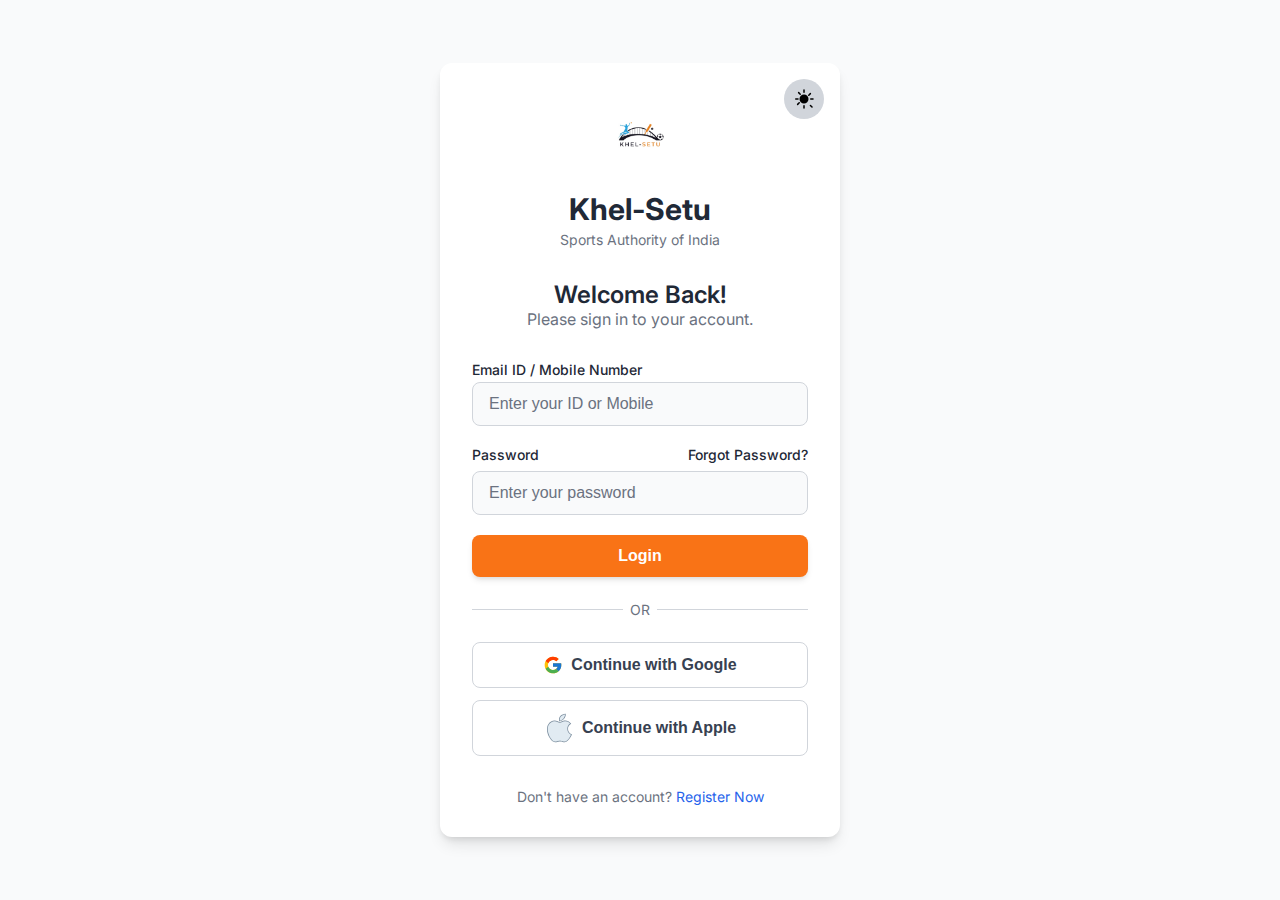
<file: index.html>
<!DOCTYPE html>
<html lang="en" data-theme="light">
<head>
    <meta charset="UTF-8">
    <meta name="viewport" content="width=device-width, initial-scale=1.0">
    <title>Khel-Setu Authentication | Sports Authority of India</title>
    <!-- Google Fonts: Inter -->
    <link rel="preconnect" href="https://fonts.googleapis.com">
    <link rel="preconnect" href="https://fonts.gstatic.com" crossorigin>
    <link href="https://fonts.googleapis.com/css2?family=Inter:wght@400;500;600;700&display=swap" rel="stylesheet">
   <link rel="stylesheet" href="https://cdnjs.cloudflare.com/ajax/libs/font-awesome/6.4.0/css/all.min.css" integrity="sha512-iecdLmaskl7CVkqkXNQ/Z1srPv7lOyOq+zWqXr2iCVUQPAK5Y+0hH+VtM2+xf0Uwh9KtT+qwdkMhXQF5D5fX5pA==" crossorigin="anonymous" referrerpolicy="no-referrer" />
    <script src="login-1.js" defer></script>
    <link rel=""stylesheet" href="./login-1.css">

</head>
<body>

    <div class="container">
        <div class="auth-card">
            <button id="theme-toggle" class="theme-toggle-button" aria-label="Toggle theme"></button>
            <header class="card-header">
                <img src="./logo.png" alt="Sports Authority of India Logo" class="logo" onerror="this.onerror=null; this.src='https://placehold.co/100x100/cccccc/ffffff?text=SAI';">
                <h1 class="app-title">Khel-Setu</h1>
                <p class="app-subtitle">Sports Authority of India</p>
            </header>

            <!-- Login Section -->
            <section id="login-section">
                <div class="welcome-message">
                    <h2 class="welcome-title">Welcome Back!</h2>
                    <p class="welcome-subtitle">Please sign in to your account.</p>
                </div>
                <form id="login-form">
                    <div class="form-group">
                        <label for="login-identifier" class="form-label">Email ID / Mobile Number</label>
                        <input type="text" id="login-identifier" required placeholder="Enter your ID or Mobile" class="form-input">
                    </div>
                    <div class="form-group">
                        <div class="label-group">
                            <label for="login-password" class="form-label">Password</label>
                            <a class="form-label" style="font-size: 0.875rem;">Forgot Password?</a>
                        </div>
                        <input type="password" id="login-password" required placeholder="Enter your password" class="form-input">
                    </div>
                    <button type="submit" class="btn btn-primary">Login</button>
                </form>
                <div class="divider">OR</div>
                <div class="social-logins">
                    <a href="./home.html">
                    <button class="btn btn-secondary"><svg class="btn-icon" xmlns="http://www.w3.org/2000/svg" viewBox="0 0 48 48"><path fill="#FFC107" d="M43.611,20.083H42V20H24v8h11.303c-1.649,4.657-6.08,8-11.303,8c-6.627,0-12-5.373-12-12c0-6.627,5.373-12,12-12c3.059,0,5.842,1.154,7.961,3.039l5.657-5.657C34.046,6.053,29.268,4,24,4C12.955,4,4,12.955,4,24s8.955,20,20,20s20-8.955,20-20C44,22.659,43.862,21.35,43.611,20.083z"></path><path fill="#FF3D00" d="M6.306,14.691l6.571,4.819C14.655,15.108,18.961,12,24,12c3.059,0,5.842,1.154,7.961,3.039l5.657-5.657C34.046,6.053,29.268,4,24,4C16.318,4,9.656,8.337,6.306,14.691z"></path><path fill="#4CAF50" d="M24,44c5.166,0,9.86-1.977,13.409-5.192l-6.19-5.238C29.211,35.091,26.715,36,24,36c-5.222,0-9.657-3.356-11.303-7.918l-6.522,5.025C9.505,39.556,16.227,44,24,44z"></path><path fill="#1976D2" d="M43.611,20.083H42V20H24v8h11.303c-0.792,2.237-2.231,4.166-4.087,5.574l6.19,5.238C42.012,35.846,44,30.138,44,24C44,22.659,43.862,21.35,43.611,20.083z"></path></svg>Continue with Google</button>
                    
                    </a>
                    <a href="./home.html">
                    <button class="btn btn-secondary"><svg xmlns="http://www.w3.org/2000/svg" x="0px" y="0px" width="30" height="30" viewBox="0 0 40 40">
<path fill="#e1ebf2" d="M36.62,28.775c-0.879,1.901-1.299,2.751-2.427,4.428c-1.576,2.346-3.803,5.273-6.555,5.294 c-2.446,0.019-3.131-1.022-6.451-0.997c-3.32,0.017-3.96,1.026-6.41,0.999c-2.75-0.023-4.857-2.661-6.434-5 c-4.329-6.444-4.794-14.39-2.151-18.361c1.928-2.904,4.981-4.61,7.846-4.61c2.919,0,4.754,1.91,7.166,1.91 c2.344,0,3.769-1.913,7.145-1.913c2.553,0,5.253,1.36,7.181,3.704C29.462,17.479,30.595,26.546,36.62,28.775z"></path><path fill="#788b9c" d="M14.873,38.999l-0.101,0c-2.946-0.024-5.113-2.653-6.844-5.221 C3.72,27.514,2.815,19.309,5.776,14.86c1.979-2.981,5.145-4.833,8.262-4.833c1.631,0,2.958,0.565,4.129,1.063 c1.023,0.436,1.99,0.847,3.037,0.847c0.958,0,1.761-0.362,2.69-0.782c1.174-0.53,2.506-1.131,4.455-1.131 c2.736,0,5.565,1.453,7.568,3.887l0.387,0.471l-0.538,0.288c-2.551,1.366-3.951,3.969-3.745,6.963 c0.21,3.06,2.083,5.679,4.772,6.673l0.507,0.188l-0.227,0.491c-0.91,1.967-1.329,2.806-2.466,4.498 c-1.824,2.715-4.078,5.493-6.966,5.515c-0.001,0-0.001,0-0.002,0c-1.232,0-2.01-0.225-2.835-0.462 C23.894,38.271,22.951,38,21.309,38l-0.117,0c-1.695,0.008-2.644,0.28-3.56,0.543C16.813,38.777,16.039,38.999,14.873,38.999z M14.038,11.027c-2.786,0-5.633,1.681-7.429,4.386c-2.701,4.058-1.776,11.962,2.149,17.806c1.585,2.352,3.541,4.759,6.023,4.779 l0.092,0.5v-0.5c1.025,0,1.701-0.193,2.483-0.417c0.936-0.269,1.997-0.572,3.829-0.582l0.124,0c1.783,0,2.841,0.305,3.773,0.574 c0.788,0.228,1.469,0.424,2.492,0.424c2.484-0.019,4.526-2.575,6.204-5.073c1.001-1.49,1.428-2.299,2.168-3.886 c-2.787-1.256-4.698-4.078-4.923-7.337c-0.219-3.182,1.167-5.979,3.733-7.601c-1.779-1.936-4.137-3.077-6.408-3.077 c-1.733,0-2.908,0.53-4.043,1.042c-0.992,0.448-1.929,0.871-3.102,0.871c-1.25,0-2.358-0.471-3.428-0.927 C16.639,11.527,15.465,11.027,14.038,11.027z"></path><g><path fill="#e1ebf2" d="M26.339,7.491c1.315-1.634,2.456-3.641,2.093-5.991c-2.144,0.143-4.796,1.169-6.261,2.886 c-1.328,1.565-1.98,3.865-1.551,6.114C22.96,10.571,24.933,9.245,26.339,7.491z"></path><path fill="#788b9c" d="M20.799,11.003C20.799,11.003,20.799,11.003,20.799,11.003l-0.596-0.015l-0.075-0.394 c-0.439-2.304,0.197-4.807,1.661-6.531c1.638-1.919,4.5-2.92,6.609-3.062l0.458-0.03l0.07,0.453 c0.424,2.746-1.051,4.957-2.197,6.381C25.075,9.867,22.969,11.003,20.799,11.003z M27.989,2.046 c-1.794,0.231-4.118,1.118-5.438,2.665c-1.187,1.397-1.747,3.39-1.505,5.286c1.775-0.084,3.507-1.078,4.903-2.819 C27.44,5.326,28.096,3.682,27.989,2.046z"></path></g>
</svg>Continue with Apple</button>
</a>
                </div>
                <div class="footer-link"><p>Don't have an account? <a id="show-register-link">Register Now</a></p></div>
            </section>

            <!-- Registration Section -->
            <section id="register-section" class="hidden">
                <div class="welcome-message">
                    <h2 class="welcome-title">Create Your Account</h2>
                    <p class="welcome-subtitle">Join the community of athletes.</p>
                </div>
                <form id="register-form">
                    <div class="form-group"><label for="fullname" class="form-label">Full Name</label><input type="text" id="fullname" required placeholder="Enter your full name" class="form-input"></div>
                    <div class="form-group"><label for="email" class="form-label">Email Address</label><input type="email" id="email" required placeholder="you@example.com" class="form-input"></div>
                    <div class="form-group"><label for="mobile" class="form-label">Mobile Number</label><input type="tel" id="mobile" required placeholder="Enter your mobile number" class="form-input"></div>
                    <div class="form-group"><label for="password" class="form-label">Create Password</label><input type="password" id="password" required placeholder="Enter a strong password" class="form-input"></div>
                    <div class="form-group"><label for="confirm-password" class="form-label">Confirm Password</label><input type="password" id="confirm-password" required placeholder="Re-enter your password" class="form-input"></div>
                    <button type="submit" class="btn btn-primary" style="margin-top: 1rem;">Register</button>
                </form>
                <div class="footer-link"><p>Already have an account? <a id="show-login-link-from-register">Login Now</a></p></div>
            </section>

            <!-- OTP Section -->
            <section id="otp-section" class="hidden">
                <div class="welcome-message">
                    <h2 class="welcome-title">Verify Your Account</h2>
                    <p class="welcome-subtitle">Enter the 6-digit code sent to your email/mobile.</p>
                </div>
                <form id="otp-form">
                    <div class="form-group">
                        <div class="otp-inputs" id="otp-inputs">
                            <input type="text" class="otp-input" maxlength="1" pattern="[0-9]" required>
                            <input type="text" class="otp-input" maxlength="1" pattern="[0-9]" required>
                            <input type="text" class="otp-input" maxlength="1" pattern="[0-9]" required>
                            <input type="text" class="otp-input" maxlength="1" pattern="[0-9]" required>
                            <input type="text" class="otp-input" maxlength="1" pattern="[0-9]" required>
                            <input type="text" class="otp-input" maxlength="1" pattern="[0-9]" required>
                        </div>
                    </div>
                    <button type="submit" class="btn btn-primary" style="margin-top: 2rem;">Verify & Create Account</button>
                </form>
                 <div class="footer-link"><p>Didn't get a code? <a href="#">Resend OTP</a></p></div>
                 <div class="footer-link" style="margin-top: 0.5rem;"><p>Go back to <a id="show-login-link-from-otp">Login</a></p></div>
            </section>
        </div>
        </div>
    
     <link rel="stylesheet" href="login-1.css">
</body>

</html>
</file>
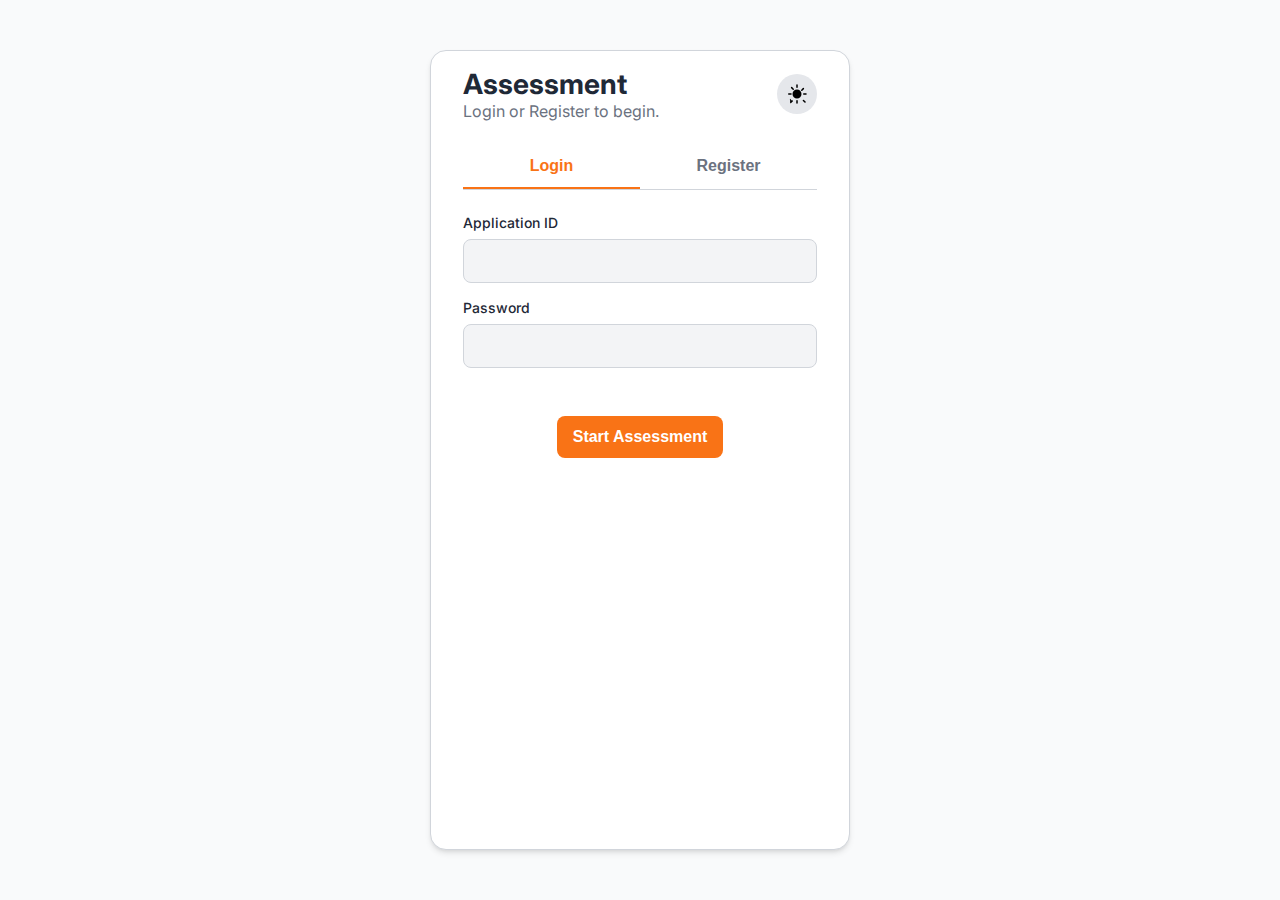
<file: assess-login.html>
<!DOCTYPE html>
<html lang="en" data-theme="light">
<head>
    <meta charset="UTF-8">
    <meta name="viewport" content="width=device-width, initial-scale=1.0">
    <title>Assessment Login | Khel-Setu</title>
    <link rel="preconnect" href="https://fonts.googleapis.com">
    <link rel="preconnect" href="https://fonts.gstatic.com" crossorigin>
    <link href="https://fonts.googleapis.com/css2?family=Inter:wght@400;500;600;700&display=swap" rel="stylesheet">
    <style>
        :root {
            --bg-color: #f9fafb;
            --card-bg-color: #ffffff;
            --text-primary: #1f2937;
            --text-secondary: #6b7280;
            --border-color: #d1d5db;
            --input-bg-color: #f3f4f6;
            --focus-ring-color: #3b82f6;
            --primary-color: #f97316;
            --primary-btn-hover-bg: #ea580c;
            --primary-btn-text: #ffffff;
            --shadow-color: rgba(0, 0, 0, 0.1);
            --toggle-bg: #e5e7eb;
            --toggle-icon: url("data:image/svg+xml,%3Csvg xmlns='http://www.w3.org/2000/svg' viewBox='0 0 24 24' fill='black'%3E%3Cpath d='M12 2.25a.75.75 0 01.75.75v2.25a.75.75 0 01-1.5 0V3a.75.75 0 01.75-.75zM7.5 12a4.5 4.5 0 119 0 4.5 4.5 0 01-9 0zM18.894 6.106a.75.75 0 010 1.06l-1.591 1.59a.75.75 0 11-1.06-1.06l1.59-1.591a.75.75 0 011.06 0zM21.75 12a.75.75 0 01-.75.75h-2.25a.75.75 0 010-1.5H21a.75.75 0 01.75.75zM17.894 17.894a.75.75 0 011.06 0l1.591 1.591a.75.75 0 11-1.06 1.06l-1.591-1.59a.75.75 0 010-1.06zM12 18a.75.75 0 01.75.75v2.25a.75.75 0 01-1.5 0v-2.25A.75.75 0 0112 18zM5.106 17.894a.75.75 0 010-1.06l1.591 1.591a.75.75 0 111.06 1.06l-1.59 1.591a.75.75 0 01-1.06 0zM3 12a.75.75 0 01.75-.75h2.25a.75.75 0 010 1.5H3.75A.75.75 0 013 12zM6.106 5.106a.75.75 0 011.06 0l1.591 1.591a.75.75 0 01-1.06 1.06L6.106 6.167a.75.75 0 010-1.06z'/%3E%3C/svg%3E");
        }
        [data-theme="dark"] {
            --bg-color: #111827;
            --card-bg-color: #1f2937;
            --text-primary: #f9fafb;
            --text-secondary: #9ca3af;
            --border-color: #4b5563;
            --input-bg-color: #374151;
            --primary-btn-hover-bg: #fb923c;
            --shadow-color: rgba(0, 0, 0, 0.4);
            --toggle-bg: #4b5563;
            --toggle-icon: url("data:image/svg+xml,%3Csvg xmlns='http://www.w3.org/2000/svg' viewBox='0 0 24 24' fill='white'%3E%3Cpath fill-rule='evenodd' d='M9.528 1.718a.75.75 0 01.162.819A8.97 8.97 0 009 6a9 9 0 009 9 8.97 8.97 0 003.463-.69.75.75 0 01.981.98 10.503 10.503 0 01-9.694 6.46c-5.799 0-10.5-4.701-10.5-10.5 0-3.362 1.578-6.427 4.062-8.472a.75.75 0 01.819.162z' clip-rule='evenodd'/%3E%3C/svg%3E");
        }
        *, *::before, *::after { box-sizing: border-box; margin: 0; padding: 0; }
        body { font-family: 'Inter', sans-serif; background-color: var(--bg-color); color: var(--text-primary); transition: background-color 0.3s, color 0.3s; }
        .container { padding: 1rem; display: flex; justify-content: center; align-items: center; min-height: 100vh; }
        .main-content-card {
            width: 100%; max-width: 420px;
            height: 90vh; max-height: 800px;
            background-color: var(--card-bg-color); border-radius: 1rem;
            box-shadow: 0 4px 6px -1px var(--shadow-color), 0 2px 4px -2px var(--shadow-color);
            padding: 1rem; border: 1px solid var(--border-color);
            display: flex; flex-direction: column;
        }
        .page-header { display: flex; justify-content: space-between; align-items: center; margin-bottom: 1.5rem; padding: 0 1rem;}
        .header-title h1 { font-size: 1.75rem; font-weight: 700; }
        .header-title p { font-size: 1rem; color: var(--text-secondary); }
        .theme-toggle-button { background-color: var(--toggle-bg); border: none; width: 2.5rem; height: 2.5rem; border-radius: 9999px; cursor: pointer; display: flex; align-items: center; justify-content: center; }
        .theme-toggle-button::after { content: ''; display: block; width: 1.5rem; height: 1.5rem; background-image: var(--toggle-icon); background-size: cover; }
        
        .tab-navigation { display: flex; border-bottom: 1px solid var(--border-color); margin: 0 1rem 1.5rem 1rem; }
        .tab-button {
            flex: 1; padding: 0.75rem 1rem; border: none; background: none;
            color: var(--text-secondary); font-size: 1rem; font-weight: 600;
            cursor: pointer; transition: color 0.2s, border-bottom 0.2s;
            border-bottom: 2px solid transparent;
        }
        .tab-button.active { color: var(--primary-color); border-bottom: 2px solid var(--primary-color); }

        .form-content { flex-grow: 1; overflow-y: auto; padding: 0 0.5rem; min-height: 0; }
        .form-content::-webkit-scrollbar { width: 4px; }
        .form-content::-webkit-scrollbar-thumb { background-color: var(--border-color); border-radius: 4px; }

        .form-container { display: none; flex-direction: column; gap: 1rem; animation: fadeIn 0.5s; padding: 0 0.5rem 1rem 0.5rem;}
        .form-container.active { display: flex; }

        @keyframes fadeIn { from { opacity: 0; } to { opacity: 1; } }

        .form-group { display: flex; flex-direction: column; }
        .form-group label { font-weight: 500; margin-bottom: 0.5rem; font-size: 0.875rem; }
        .form-group input, .form-group textarea {
            width: 100%; padding: 0.75rem 1rem;
            background-color: var(--input-bg-color); border: 1px solid var(--border-color);
            color: var(--text-primary); border-radius: 0.5rem; font-size: 1rem;
        }
        .form-group input:focus { outline: none; border-color: var(--focus-ring-color); box-shadow: 0 0 0 2px var(--focus-ring-color); }
        .form-group input[type="file"] { padding: 0.5rem; }
        .form-group textarea { resize: vertical; min-height: 80px; }
        
        .submit-btn {
            background-color: var(--primary-color); color: var(--primary-btn-text);
            font-weight: 600; padding: 0.75rem 1rem; border-radius: 0.5rem;
            border: none; cursor: pointer; font-size: 1rem;
            transition: background-color 0.2s; margin-top: 1rem;
        }
        .submit-btn:hover { background-color: var(--primary-btn-hover-bg); }
    </style>
</head>
<body>
    <div class="container">
        <div class="main-content-card">
            <header class="page-header">
                <div class="header-title">
                    <h1>Assessment</h1>
                    <p>Login or Register to begin.</p>
                </div>
                <button id="theme-toggle" class="theme-toggle-button" aria-label="Toggle theme"></button>
            </header>

            <nav class="tab-navigation">
                <button class="tab-button active" data-tab="login">Login</button>
                <button class="tab-button" data-tab="register">Register</button>
            </nav>

            <div class="form-content">
                <form id="login-form" class="form-container active" action="./assessment.html">
                    <div class="form-group">
                        <label for="app-id">Application ID</label>
                        <input type="text" id="app-id" name="app-id">
                    </div>
                    <div class="form-group">
                        <label for="password">Password</label>
                        <input type="password" id="password" name="password">
                    </div>
                    <div style="text-align: center; margin-top: 1rem;">
                    <button type="submit" class="submit-btn">Start Assessment</button>
                    </div>
                </form>

                <form id="register-form" class="form-container" action="./regis-success.html">
                    <div class="form-group">
                        <label for="photo">Your Photo</label>
                        <input type="file" id="photo" name="photo" accept="image/*">
                    </div>
                    <div class="form-group">
                        <label for="full-name">Full Name</label>
                        <input type="text" id="full-name" name="full-name">
                    </div>
                    <div class="form-group">
                        <label for="dob">Date of Birth</label>
                        <input type="date" id="dob" name="dob">
                    </div>
                     <div class="form-group">
                        <label for="parent-name">Parent's / Guardian's Name</label>
                        <input type="text" id="parent-name" name="parent-name">
                    </div>
                    <div class="form-group">
                        <label for="aadhar">Aadhaar Number</label>
                        <input type="text" id="aadhar" name="aadhar" pattern="\d{12}" title="12-digit Aadhaar number">
                    </div>
                     <div class="form-group">
                        <label for="address">Full Address</label>
                        <textarea id="address" name="address"></textarea>
                    </div>
                     <div class="form-group">
                        <label for="contact">Contact Number</label>
                        <input type="tel" id="contact" name="contact">
                    </div>
                     <div class="form-group">
                        <label for="email">Email Address</label>
                        <input type="email" id="email" name="email">
                    </div>
                    <button type="submit" class="submit-btn">Register & Proceed</button>
                </form>
            </div>
        </div>
    </div>

    <script>
        document.addEventListener('DOMContentLoaded', () => {
            const themeToggleButton = document.getElementById('theme-toggle');
            const htmlElement = document.documentElement;

            const setTheme = (theme) => {
                htmlElement.setAttribute('data-theme', theme);
                localStorage.setItem('theme', theme);
            };

            themeToggleButton.addEventListener('click', () => {
                const currentTheme = htmlElement.getAttribute('data-theme');
                setTheme(currentTheme === 'light' ? 'dark' : 'light');
            });

            const savedTheme = localStorage.getItem('theme');
            const prefersDark = window.matchMedia('(prefers-color-scheme: dark)').matches;
            setTheme(savedTheme || (prefersDark ? 'dark' : 'light'));

            const tabButtons = document.querySelectorAll('.tab-button');
            const formContainers = document.querySelectorAll('.form-container');

            tabButtons.forEach(button => {
                button.addEventListener('click', () => {
                    const tab = button.dataset.tab;

                    tabButtons.forEach(btn => btn.classList.remove('active'));
                    button.classList.add('active');

                    formContainers.forEach(form => {
                        if (form.id === `${tab}-form`) {
                            form.classList.add('active');
                        } else {
                            form.classList.remove('active');
                        }
                    });
                });
            });
        });
    </script>
</body>
</html>
</file>
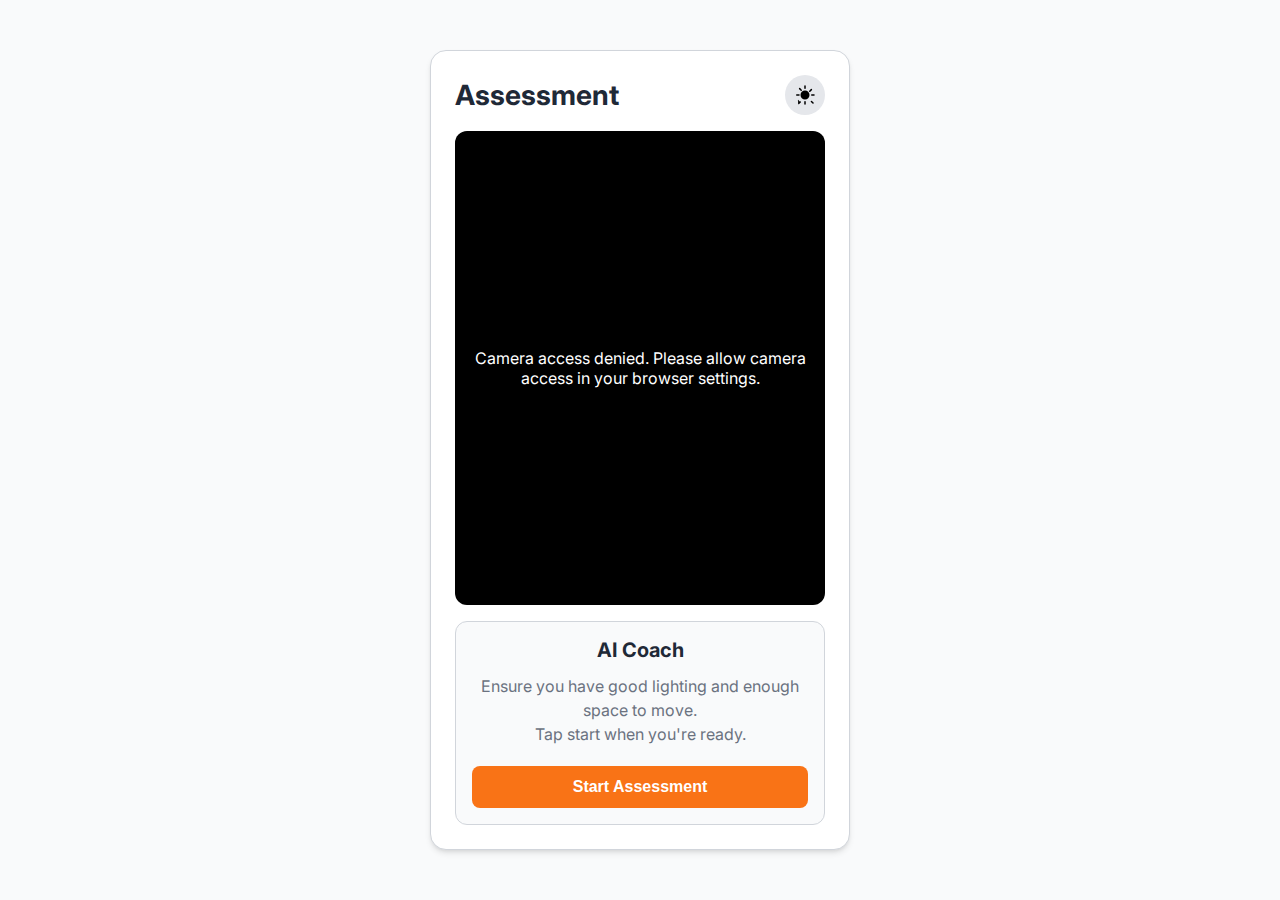
<file: assessment.html>
<!DOCTYPE html>
<html lang="en" data-theme="light">
<head>
    <meta charset="UTF-8">
    <meta name="viewport" content="width=device-width, initial-scale=1.0">
    <title>Fitness Assessment | Khel-Setu</title>
    <link rel="preconnect" href="https://fonts.googleapis.com">
    <link rel="preconnect" href="https://fonts.gstatic.com" crossorigin>
    <link href="https://fonts.googleapis.com/css2?family=Inter:wght@400;500;600;700&display=swap" rel="stylesheet">
    <style>
        :root {
            --bg-color: #f9fafb;
            --card-bg-color: #ffffff;
            --text-primary: #1f2937;
            --text-secondary: #6b7280;
            --border-color: #d1d5db;
            --primary-color: #f97316;
            --primary-btn-hover-bg: #ea580c;
            --shadow-color: rgba(0, 0, 0, 0.1);
            --toggle-bg: #e5e7eb;
            --toggle-icon: url("data:image/svg+xml,%3Csvg xmlns='http://www.w3.org/2000/svg' viewBox='0 0 24 24' fill='black'%3E%3Cpath d='M12 2.25a.75.75 0 01.75.75v2.25a.75.75 0 01-1.5 0V3a.75.75 0 01.75-.75zM7.5 12a4.5 4.5 0 119 0 4.5 4.5 0 01-9 0zM18.894 6.106a.75.75 0 010 1.06l-1.591 1.59a.75.75 0 11-1.06-1.06l1.59-1.591a.75.75 0 011.06 0zM21.75 12a.75.75 0 01-.75.75h-2.25a.75.75 0 010-1.5H21a.75.75 0 01.75.75zM17.894 17.894a.75.75 0 011.06 0l1.591 1.591a.75.75 0 11-1.06 1.06l-1.591-1.59a.75.75 0 010-1.06zM12 18a.75.75 0 01.75.75v2.25a.75.75 0 01-1.5 0v-2.25A.75.75 0 0112 18zM5.106 17.894a.75.75 0 010-1.06l1.591 1.591a.75.75 0 111.06 1.06l-1.59 1.591a.75.75 0 01-1.06 0zM3 12a.75.75 0 01.75-.75h2.25a.75.75 0 010 1.5H3.75A.75.75 0 013 12zM6.106 5.106a.75.75 0 011.06 0l1.591 1.591a.75.75 0 01-1.06 1.06L6.106 6.167a.75.75 0 010-1.06z'/%3E%3C/svg%3E");
        }
        [data-theme="dark"] {
            --bg-color: #111827;
            --card-bg-color: #1f2937;
            --text-primary: #f9fafb;
            --text-secondary: #9ca3af;
            --border-color: #4b5563;
            --primary-btn-hover-bg: #fb923c;
            --shadow-color: rgba(0, 0, 0, 0.4);
            --toggle-bg: #4b5563;
            --toggle-icon: url("data:image/svg+xml,%3Csvg xmlns='http://www.w3.org/2000/svg' viewBox='0 0 24 24' fill='white'%3E%3Cpath fill-rule='evenodd' d='M9.528 1.718a.75.75 0 01.162.819A8.97 8.97 0 009 6a9 9 0 009 9 8.97 8.97 0 003.463-.69.75.75 0 01.981.98 10.503 10.503 0 01-9.694 6.46c-5.799 0-10.5-4.701-10.5-10.5 0-3.362 1.578-6.427 4.062-8.472a.75.75 0 01.819.162z' clip-rule='evenodd'/%3E%3C/svg%3E");
        }
        *, *::before, *::after { box-sizing: border-box; margin: 0; padding: 0; }
        body { font-family: 'Inter', sans-serif; background-color: var(--bg-color); color: var(--text-primary); transition: background-color 0.3s, color 0.3s; }
        .container { padding: 1rem; display: flex; justify-content: center; align-items: center; min-height: 100vh; }
        .main-content-card { 
            width: 100%; 
            max-width: 420px; 
            height: 90vh;
            max-height: 800px;
            background-color: var(--card-bg-color); 
            border-radius: 1rem; 
            box-shadow: 0 4px 6px -1px var(--shadow-color), 0 2px 4px -2px var(--shadow-color); 
            padding: 1.5rem; 
            border: 1px solid var(--border-color); 
            display: flex; 
            flex-direction: column;
        }
        .page-header { display: flex; justify-content: space-between; align-items: center; margin-bottom: 1rem;}
        .header-title h1 { font-size: 1.75rem; font-weight: 700; }
        .theme-toggle-button { background-color: var(--toggle-bg); border: none; width: 2.5rem; height: 2.5rem; border-radius: 9999px; cursor: pointer; display: flex; align-items: center; justify-content: center; }
        .theme-toggle-button::after { content: ''; display: block; width: 1.5rem; height: 1.5rem; background-image: var(--toggle-icon); background-size: cover; }

        .assessment-content {
            flex-grow: 1;
            display: flex;
            flex-direction: column;
            gap: 1rem;
            min-height: 0;
        }

        .camera-view {
            flex: 1;
            background-color: #000;
            border-radius: 0.75rem;
            overflow: hidden;
            position: relative;
            display: flex;
            align-items: center;
            justify-content: center;
        }
        .camera-view video {
            width: 100%;
            height: 100%;
            object-fit: cover;
            transform: scaleX(-1);
        }
        .camera-message {
            color: white;
            padding: 1rem;
            text-align: center;
            position: absolute;
        }

        .ai-instructions {
            flex-shrink: 0;
            background-color: var(--bg-color);
            border: 1px solid var(--border-color);
            border-radius: 0.75rem;
            padding: 1rem;
            text-align: center;
            display: flex;
            flex-direction: column;
            justify-content: center;
            gap: 0.75rem;
        }
        .ai-instructions h2 {
            font-size: 1.25rem;
            color: var(--text-primary);
            margin-bottom: 0;
        }
        .ai-instructions p {
            font-size: 1rem;
            color: var(--text-secondary);
            line-height: 1.5;
        }
        .start-btn {
            background-color: var(--primary-color);
            color: white;
            border: none;
            padding: 0.75rem 1rem;
            font-size: 1rem;
            font-weight: 600;
            border-radius: 0.5rem;
            cursor: pointer;
            transition: background-color 0.2s, opacity 0.3s;
            margin-top: 0.5rem;
            text-decoration: none;
        }
        .start-btn:hover { background-color: var(--primary-btn-hover-bg); }
        .start-btn.hidden {
            opacity: 0;
            pointer-events: none;
            display: none;
        }
    </style>
</head>
<body>
    <div class="container">
        <div class="main-content-card">
            <header class="page-header">
                <div class="header-title">
                    <h1>Assessment</h1>
                </div>
                <button id="theme-toggle" class="theme-toggle-button" aria-label="Toggle theme"></button>
            </header>

            <div class="assessment-content">
                <div class="camera-view">
                    <video id="camera-feed" autoplay playsinline></video>
                    <div id="camera-message" class="camera-message">
                        <p>Requesting camera access...</p>
                    </div>
                </div>
                <div class="ai-instructions">
                    <h2>AI Coach</h2>
                    <p id="ai-text">Ensure you have good lighting and enough space to move. <br>Tap start when you're ready.</p>
                    <button id="start-assessment-btn" class="start-btn">Start Assessment</button>
                    <a href="./home.html" id="home-btn" class="start-btn hidden">Return to Home</a>
                </div>
            </div>
            
        </div>
    </div>
    <script>
        document.addEventListener('DOMContentLoaded', () => {
            const themeToggleButton = document.getElementById('theme-toggle');
            const htmlElement = document.documentElement;
            const videoElement = document.getElementById('camera-feed');
            const messageElement = document.getElementById('camera-message');
            const startButton = document.getElementById('start-assessment-btn');
            const aiText = document.getElementById('ai-text');
            const homeButton = document.getElementById('home-btn');

            const setTheme = (theme) => {
                htmlElement.setAttribute('data-theme', theme);
                localStorage.setItem('theme', theme);
            };

            themeToggleButton.addEventListener('click', () => {
                const currentTheme = htmlElement.getAttribute('data-theme');
                setTheme(currentTheme === 'light' ? 'dark' : 'light');
            });
            
            const savedTheme = localStorage.getItem('theme');
            const prefersDark = window.matchMedia('(prefers-color-scheme: dark)').matches;
            setTheme(savedTheme || (prefersDark ? 'dark' : 'light'));

            async function startCamera() {
                if (navigator.mediaDevices && navigator.mediaDevices.getUserMedia) {
                    try {
                        const stream = await navigator.mediaDevices.getUserMedia({ video: { facingMode: 'user' } });
                        videoElement.srcObject = stream;
                        messageElement.style.display = 'none';
                    } catch (error) {
                        console.error("Error accessing camera: ", error);
                        messageElement.innerHTML = `<p>Camera access denied. Please allow camera access in your browser settings.</p>`;
                    }
                } else {
                     messageElement.innerHTML = `<p>Your browser does not support camera access.</p>`;
                }
            }
            startCamera();

            startButton.addEventListener('click', () => {
                startButton.classList.add('hidden');
                
                const instructions = [
                    "Get ready! Starting in 3...",
                    "Starting in 2...",
                    "Starting in 1...",
                    "Let's begin. Please perform 10 squats.",
                    "Keep your form steady. Back straight.",
                    "Great work! Now, 15 jumping jacks.",
                    "Keep up the pace!",
                    "Final exercise: Hold a plank for 20 seconds.",
                    "Almost there... 5, 4, 3, 2, 1.",
                    "Assessment Complete! Amazing effort."
                ];

                let instructionIndex = 0;
                
                const showNextInstruction = () => {
                    if (instructionIndex < instructions.length) {
                        aiText.textContent = instructions[instructionIndex];
                        instructionIndex++;
                    } else {
                        clearInterval(instructionInterval);
                        aiText.textContent = "You can review your results on the profile page.";
                        homeButton.classList.remove('hidden');
                    }
                };

                showNextInstruction();
                const instructionInterval = setInterval(showNextInstruction,1000);
            });
        });
    </script>
</body>
</html>
</file>
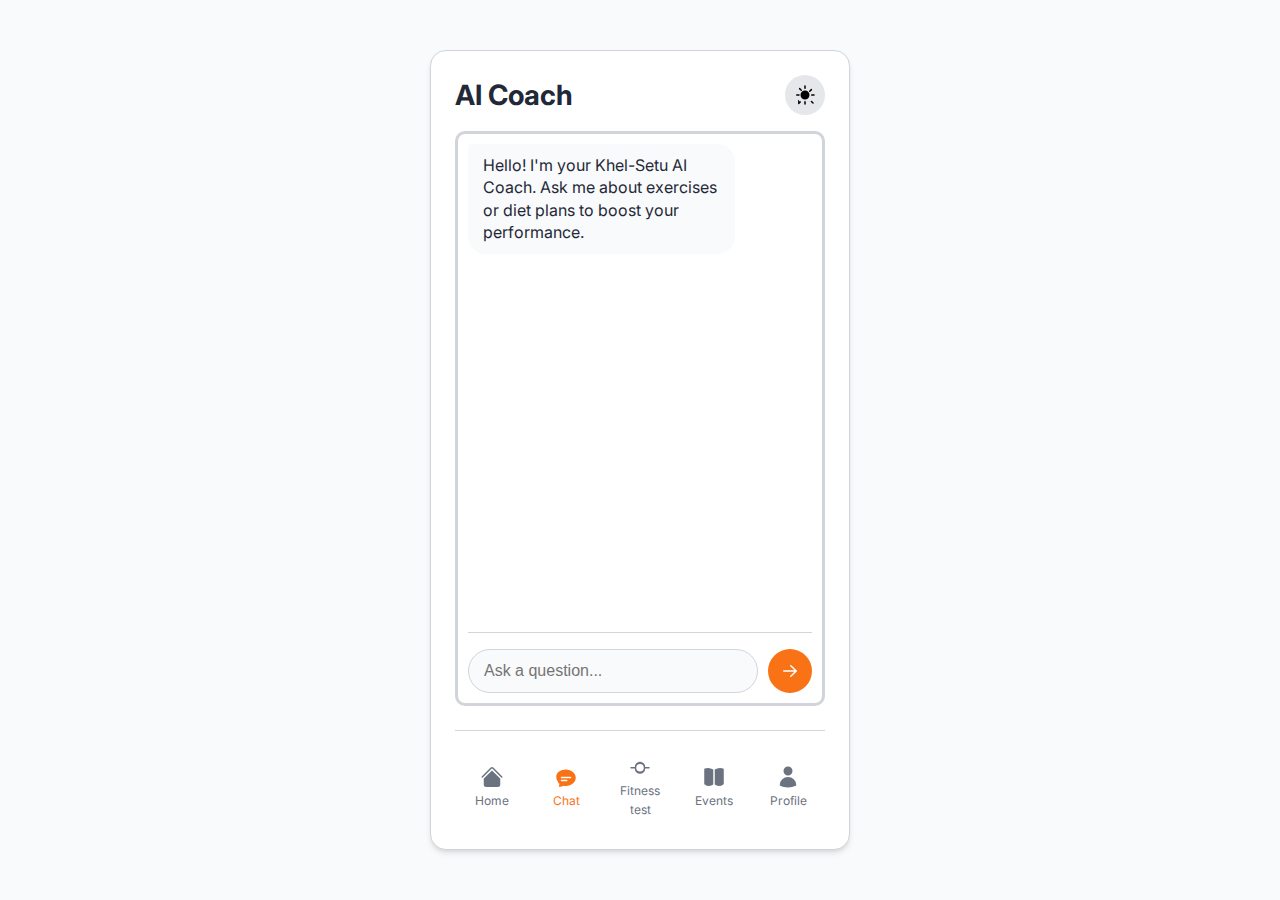
<file: chat ai.html>
<!DOCTYPE html>
<html lang="en" data-theme="light">
<head>
    <meta charset="UTF-8">
    <meta name="viewport" content="width=device-width, initial-scale=1.0">
    <title>AI Coach | Khel-Setu</title>
    <link rel="preconnect" href="https://fonts.googleapis.com">
    <link rel="preconnect" href="https://fonts.gstatic.com" crossorigin>
    <link href="https://fonts.googleapis.com/css2?family=Inter:wght@400;500;600;700&display=swap" rel="stylesheet">
    <style>
        :root {
            --bg-color: #f9fafb;
            --card-bg-color: #ffffff;
            --text-primary: #1f2937;
            --text-secondary: #6b7280;
            --border-color: #d1d5db;
            --primary-color: #f97316;
            --shadow-color: rgba(0, 0, 0, 0.1);
            --toggle-bg: #e5e7eb;
            --toggle-icon: url("data:image/svg+xml,%3Csvg xmlns='http://www.w3.org/2000/svg' viewBox='0 0 24 24' fill='black'%3E%3Cpath d='M12 2.25a.75.75 0 01.75.75v2.25a.75.75 0 01-1.5 0V3a.75.75 0 01.75-.75zM7.5 12a4.5 4.5 0 119 0 4.5 4.5 0 01-9 0zM18.894 6.106a.75.75 0 010 1.06l-1.591 1.59a.75.75 0 11-1.06-1.06l1.59-1.591a.75.75 0 011.06 0zM21.75 12a.75.75 0 01-.75.75h-2.25a.75.75 0 010-1.5H21a.75.75 0 01.75.75zM17.894 17.894a.75.75 0 011.06 0l1.591 1.591a.75.75 0 11-1.06 1.06l-1.591-1.59a.75.75 0 010-1.06zM12 18a.75.75 0 01.75.75v2.25a.75.75 0 01-1.5 0v-2.25A.75.75 0 0112 18zM5.106 17.894a.75.75 0 010-1.06l1.591 1.591a.75.75 0 111.06 1.06l-1.59 1.591a.75.75 0 01-1.06 0zM3 12a.75.75 0 01.75-.75h2.25a.75.75 0 010 1.5H3.75A.75.75 0 013 12zM6.106 5.106a.75.75 0 011.06 0l1.591 1.591a.75.75 0 01-1.06 1.06L6.106 6.167a.75.75 0 010-1.06z'/%3E%3C/svg%3E");
        }
        [data-theme="dark"] {
            --bg-color: #111827;
            --card-bg-color: #1f2937;
            --text-primary: #f9fafb;
            --text-secondary: #9ca3af;
            --border-color: #4b5563;
            --shadow-color: rgba(0, 0, 0, 0.4);
            --toggle-bg: #4b5563;
            --toggle-icon: url("data:image/svg+xml,%3Csvg xmlns='http://www.w3.org/2000/svg' viewBox='0 0 24 24' fill='white'%3E%3Cpath fill-rule='evenodd' d='M9.528 1.718a.75.75 0 01.162.819A8.97 8.97 0 009 6a9 9 0 009 9 8.97 8.97 0 003.463-.69.75.75 0 01.981.98 10.503 10.503 0 01-9.694 6.46c-5.799 0-10.5-4.701-10.5-10.5 0-3.362 1.578-6.427 4.062-8.472a.75.75 0 01.819.162z' clip-rule='evenodd'/%3E%3C/svg%3E");
        }
        *, *::before, *::after { box-sizing: border-box; margin: 0; padding: 0; }
        body { font-family: 'Inter', sans-serif; background-color: var(--bg-color); color: var(--text-primary); transition: background-color 0.3s, color 0.3s; }
        .container { padding: 1rem; display: flex; justify-content: center; align-items: center; min-height: 100vh; }
        .main-content-card { 
            width: 100%; max-width: 420px; height: 90vh; max-height: 800px;
            background-color: var(--card-bg-color); border-radius: 1rem; 
            box-shadow: 0 4px 6px -1px var(--shadow-color), 0 2px 4px -2px var(--shadow-color); 
            padding: 1.5rem; border: 1px solid var(--border-color); 
            display: flex; flex-direction: column;
        }
        .page-header { display: flex; justify-content: space-between; align-items: center; margin-bottom: 1rem; }
        .header-title h1 { font-size: 1.75rem; font-weight: 700; }
        .theme-toggle-button { background-color: var(--toggle-bg); border: none; width: 2.5rem; height: 2.5rem; border-radius: 9999px; cursor: pointer; display: flex; align-items: center; justify-content: center; }
        .theme-toggle-button::after { content: ''; display: block; width: 1.5rem; height: 1.5rem; background-image: var(--toggle-icon); background-size: cover; }

        .chat-container { flex-grow: 1; display: flex; flex-direction: column; min-height: 0; border: solid var(--border-color) ; border-radius: 10px ;
        padding: 10px; }
        .chat-window { flex-grow: 1; overflow-y: auto; padding-right: 10px; display: flex; flex-direction: column; gap: 12px; }
        
        .message { max-width: 80%; padding: 10px 15px; border-radius: 18px; line-height: 1.4; }
        .bot-message { background-color: var(--bg-color); color: var(--text-primary); border-top-left-radius: 4px; align-self: flex-start; }
        .user-message { background-color: var(--primary-color); color: white; border-top-right-radius: 4px; align-self: flex-end; }
        
        .typing-indicator { align-self: flex-start; }
        .typing-indicator span { display: inline-block; width: 8px; height: 8px; border-radius: 50%; background-color: var(--text-secondary); margin: 0 2px; animation: bounce 1.4s infinite ease-in-out both; }
        .typing-indicator span:nth-child(1) { animation-delay: -0.32s; }
        .typing-indicator span:nth-child(2) { animation-delay: -0.16s; }
        @keyframes bounce { 0%, 80%, 100% { transform: scale(0); } 40% { transform: scale(1.0); } }

        .message-form { display: flex; gap: 10px; margin-top: 1rem; border-top: 1px solid var(--border-color); padding-top: 1rem; }
        .message-input { flex-grow: 1; border: 1px solid var(--border-color); background-color: var(--bg-color); border-radius: 9999px; padding: 10px 15px; font-size: 1rem; color: var(--text-primary); }
        .message-input:focus { outline: none; border-color: var(--primary-color); }
        .send-btn { background-color: var(--primary-color); border: none; border-radius: 50%; width: 44px; height: 44px; display: flex; align-items: center; justify-content: center; cursor: pointer; transition: background-color 0.2s; flex-shrink: 0; }
        .send-btn svg { color: white; width: 20px; height: 20px; }

        .bottom-nav { width: 100%; margin-top: 1.5rem; padding-top: 1rem; border-top: 1px solid var(--border-color); display: flex; justify-content: space-around; align-items: center; }
        .nav-item { display: flex; flex-direction: column; align-items: center; justify-content: center; gap: 4px; color: var(--text-secondary); font-size: 0.75rem; padding: 8px; border-radius: 8px; width: 80px; transition: color 0.2s; text-decoration: none; }
        .nav-item.active, .nav-item:hover { color: var(--primary-color); }
        .nav-item svg { width: 24px; height: 24px; }
    </style>
</head>
<body>
    <div class="container">
        <div class="main-content-card">
            <header class="page-header">
                <div class="header-title">
                    <h1>AI Coach</h1>
                </div>
                <button id="theme-toggle" class="theme-toggle-button" aria-label="Toggle theme"></button>
            </header>

            <div class="chat-container">
                <div class="chat-window" id="chat-window">
                     <div class="message bot-message">
                        Hello! I'm your Khel-Setu AI Coach. Ask me about exercises or diet plans to boost your performance.
                    </div>
                </div>
                <form class="message-form" id="message-form">
                    <input type="text" id="message-input" class="message-input" placeholder="Ask a question..." autocomplete="off">
                    <button type="submit" class="send-btn" aria-label="Send message">
                        <svg xmlns="http://www.w3.org/2000/svg" viewBox="0 0 20 20" fill="currentColor">
                          <path fill-rule="evenodd" d="M3 10a.75.75 0 01.75-.75h10.638L10.23 5.29a.75.75 0 111.04-1.08l5.5 5.25a.75.75 0 010 1.08l-5.5 5.25a.75.75 0 11-1.04-1.08l4.158-3.96H3.75A.75.75 0 013 10z" clip-rule="evenodd" />
                        </svg></button>
                </form>
            </div>
            
            <nav class="bottom-nav">
               <a href="./home.html" class="nav-item">
                    <svg xmlns="http://www.w3.org/2000/svg" viewBox="0 0 24 24" fill="currentColor"><path d="M11.47 3.84a.75.75 0 011.06 0l8.69 8.69a.75.75 0 101.06-1.06l-8.689-8.69a2.25 2.25 0 00-3.182 0l-8.69 8.69a.75.75 0 001.061 1.06l8.69-8.69z" /><path d="M12 5.432l8.159 8.159c.026.026.05.054.07.084v6.101a2.25 2.25 0 01-2.25 2.25H6.021a2.25 2.25 0 01-2.25-2.25v-6.101c.02-.03.044-.058.07-.084L12 5.432z" /></svg>
                    <span>Home</span>
                </a>
                <a href="./chat ai.html" class="nav-item chat active">
                    <svg xmlns="http://www.w3.org/2000/svg" viewBox="0 0 24 24" fill="currentColor"><path fill-rule="evenodd" d="M4.804 21.644A6.707 6.707 0 006 21.75a6.721 6.721 0 003.583-1.029c.774.182 1.584.279 2.417.279 5.352 0 9.75-3.694 9.75-8.25s-4.398-8.25-9.75-8.25S2.25 7.306 2.25 11.856c0 2.072.79 3.997 2.131 5.456a.75.75 0 00.43 1.252c.241-.013.476-.05.7-.103zM6.75 12.375a.75.75 0 01.75-.75h9a.75.75 0 010 1.5h-9a.75.75 0 01-.75-.75zm.75 2.25a.75.75 0 000 1.5h5.25a.75.75 0 000-1.5H7.5z" clip-rule="evenodd" /></svg>
                    <span>Chat</span>
                </a>
                <a href="./ft.html" class="nav-item">
                    <svg xmlns="http://www.w3.org/2000/svg" viewBox="0 0 24 24" fill="currentColor">
                        <path d="M12 6.75a5.25 5.25 0 00-5.25 5.25H3a.75.75 0 000 1.5h3.75A5.25 5.25 0 0012 18.75a5.25 5.25 0 005.25-5.25H21a.75.75 0 000-1.5h-3.75A5.25 5.25 0 0012 6.75zm-3.75 6a3.75 3.75 0 117.5 0 3.75 3.75 0 01-7.5 0z" />
                    </svg>
                    <span>Fitness</span>
                    <span>test</span>
                </a>
                <a href="./notification.html" class="nav-item">
                     <svg xmlns="http://www.w3.org/2000/svg" viewBox="0 0 24 24" fill="currentColor"><path d="M11.25 4.533A9.707 9.707 0 006 3a9.735 9.735 0 00-3.25.555.75.75 0 00-.5.707v14.5a.75.75 0 00.5.707A9.735 9.735 0 006 21a9.707 9.707 0 005.25-1.533" /><path d="M12.75 4.533A9.707 9.707 0 0118 3a9.735 9.735 0 013.25.555.75.75 0 01.5.707v14.5a.75.75 0 01-.5.707A9.735 9.735 0 0118 21a9.707 9.707 0 01-5.25-1.533" /></svg>
                    <span>Events</span>
                </a>

                <a href="./profile.html" class="nav-item">
                    <svg xmlns="http://www.w3.org/2000/svg" viewBox="0 0 24 24" fill="currentColor"><path fill-rule="evenodd" d="M7.5 6a4.5 4.5 0 119 0 4.5 4.5 0 01-9 0zM3.751 20.105a8.25 8.25 0 0116.498 0 .75.75 0 01-.437.695A18.683 18.683 0 0112 22.5c-2.786 0-5.433-.608-7.812-1.7a.75.75 0 01-.437-.695z" clip-rule="evenodd" /></svg>
                    <span>Profile</span>
                </a>
            </nav>
        </div>
    </div>
    <script>
        document.addEventListener('DOMContentLoaded', () => {
            const themeToggleButton = document.getElementById('theme-toggle');
            const htmlElement = document.documentElement;
            const chatWindow = document.getElementById('chat-window');
            const messageForm = document.getElementById('message-form');
            const messageInput = document.getElementById('message-input');

            const setTheme = (theme) => {
                htmlElement.setAttribute('data-theme', theme);
                localStorage.setItem('theme', theme);
            };

            themeToggleButton.addEventListener('click', () => {
                setTheme(htmlElement.getAttribute('data-theme') === 'light' ? 'dark' : 'light');
            });
            
            const savedTheme = localStorage.getItem('theme') || (window.matchMedia('(prefers-color-scheme: dark)').matches ? 'dark' : 'light');
            setTheme(savedTheme);

            const addMessage = (text, sender) => {
                const messageElement = document.createElement('div');
                messageElement.classList.add('message', `${sender}-message`);
                messageElement.textContent = text;
                chatWindow.appendChild(messageElement);
                chatWindow.scrollTop = chatWindow.scrollHeight;
            };

            const getBotResponse = (userInput) => {
                const lowerInput = userInput.toLowerCase();
                if (lowerInput.includes("exercise") || lowerInput.includes("workout") || lowerInput.includes("training")) {
                    return "For boosting performance, I recommend compound exercises like squats, deadlifts, and bench presses. Interval training (HIIT) is also excellent for cardiovascular health. What's your sport?";
                } else if (lowerInput.includes("diet") || lowerInput.includes("food") || lowerInput.includes("nutrition")) {
                    return "A balanced diet is key. Focus on lean proteins (chicken, fish, tofu), complex carbohydrates (oats, brown rice), and plenty of fruits and vegetables. Hydration is also crucial, so drink plenty of water throughout the day.";
                } else if (lowerInput.includes("cricket")) {
                    return "For cricket, focus on explosive power workouts for batting and bowling, and agility drills for fielding. A diet rich in complex carbs will provide sustained energy during long matches.";
                } else if (lowerInput.includes("football")) {
                    return "Football players need a mix of endurance, speed, and strength. Focus on running drills, plyometrics, and a balanced diet with adequate protein for muscle recovery.";
                } else if (lowerInput.includes("protein")) {
                    return "Good sources of protein include chicken breast, eggs, milk, Greek yogurt, lentils, and chickpeas. Aim for about 1.6-2.2 grams of protein per kilogram of body weight if you are training intensely.";
                } else if (lowerInput.includes("thank")) {
                    return "You're welcome! Let me know if you have any other questions.";
                } else {
                    return "I can help with questions about exercise and diet. For example, you could ask 'What are good exercises for a swimmer?' or 'What should I eat before a competition?'.";
                }
            };
            
            const showTypingIndicator = () => {
                const typingElement = document.createElement('div');
                typingElement.classList.add('message', 'bot-message', 'typing-indicator');
                typingElement.innerHTML = '<span></span><span></span><span></span>';
                chatWindow.appendChild(typingElement);
                chatWindow.scrollTop = chatWindow.scrollHeight;
                return typingElement;
            };

            messageForm.addEventListener('submit', (e) => {
                e.preventDefault();
                const userInput = messageInput.value.trim();
                if (userInput === "") return;

                addMessage(userInput, 'user');
                messageInput.value = "";

                setTimeout(() => {
                    const typingIndicator = showTypingIndicator();
                    
                    setTimeout(() => {
                        chatWindow.removeChild(typingIndicator);
                        const botResponse = getBotResponse(userInput);
                        addMessage(botResponse, 'bot');
                    }, 1500);

                }, 500);
            });
        });
    </script>
</body>
</html>
</file>
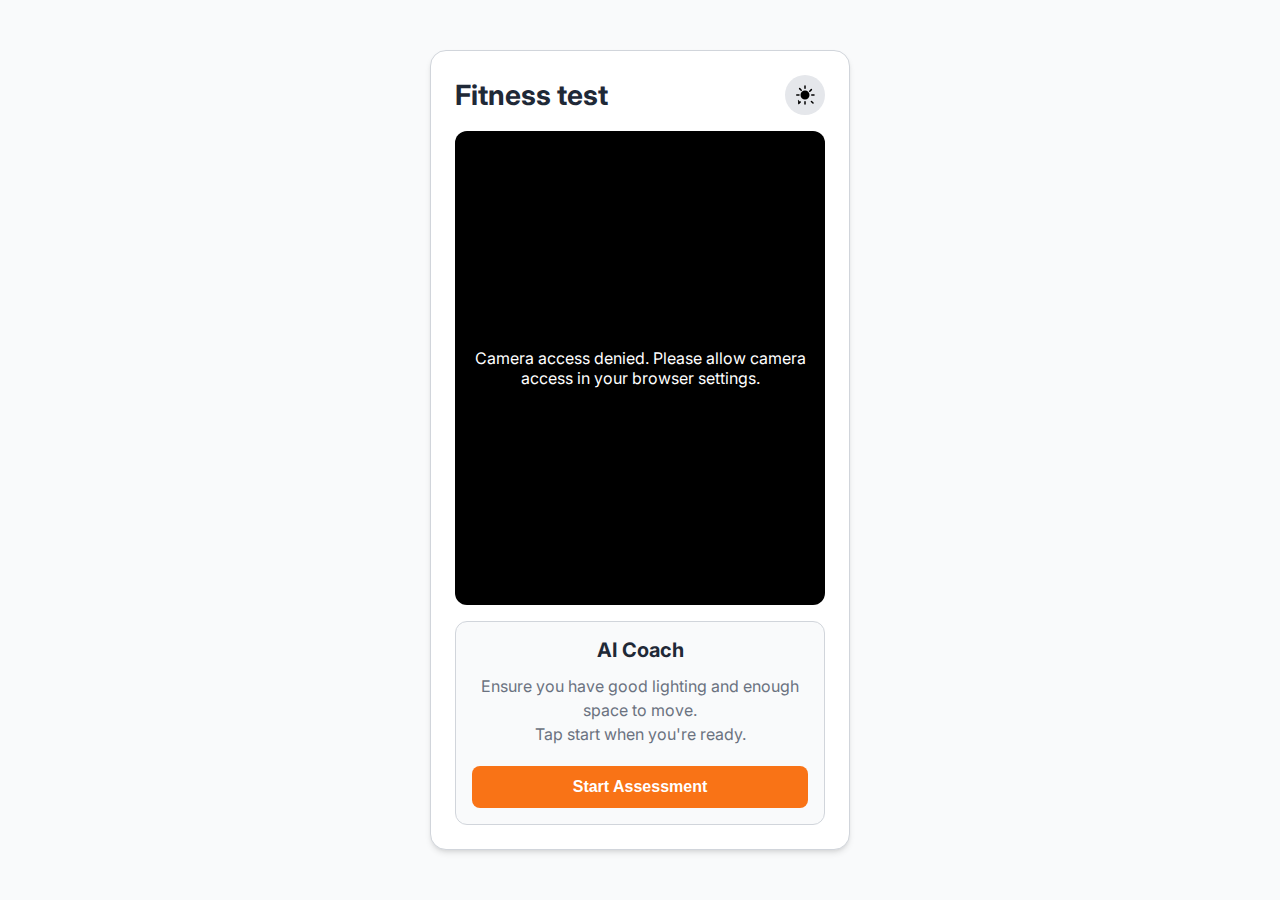
<file: fitness.html>
<!DOCTYPE html>
<html lang="en" data-theme="light">
<head>
    <meta charset="UTF-8">
    <meta name="viewport" content="width=device-width, initial-scale=1.0">
    <title>Fitness Assessment | Khel-Setu</title>
    <link rel="preconnect" href="https://fonts.googleapis.com">
    <link rel="preconnect" href="https://fonts.gstatic.com" crossorigin>
    <link href="https://fonts.googleapis.com/css2?family=Inter:wght@400;500;600;700&display=swap" rel="stylesheet">
    <style>
        :root {
            --bg-color: #f9fafb;
            --card-bg-color: #ffffff;
            --text-primary: #1f2937;
            --text-secondary: #6b7280;
            --border-color: #d1d5db;
            --primary-color: #f97316;
            --primary-btn-hover-bg: #ea580c;
            --shadow-color: rgba(0, 0, 0, 0.1);
            --toggle-bg: #e5e7eb;
            --toggle-icon: url("data:image/svg+xml,%3Csvg xmlns='http://www.w3.org/2000/svg' viewBox='0 0 24 24' fill='black'%3E%3Cpath d='M12 2.25a.75.75 0 01.75.75v2.25a.75.75 0 01-1.5 0V3a.75.75 0 01.75-.75zM7.5 12a4.5 4.5 0 119 0 4.5 4.5 0 01-9 0zM18.894 6.106a.75.75 0 010 1.06l-1.591 1.59a.75.75 0 11-1.06-1.06l1.59-1.591a.75.75 0 011.06 0zM21.75 12a.75.75 0 01-.75.75h-2.25a.75.75 0 010-1.5H21a.75.75 0 01.75.75zM17.894 17.894a.75.75 0 011.06 0l1.591 1.591a.75.75 0 11-1.06 1.06l-1.591-1.59a.75.75 0 010-1.06zM12 18a.75.75 0 01.75.75v2.25a.75.75 0 01-1.5 0v-2.25A.75.75 0 0112 18zM5.106 17.894a.75.75 0 010-1.06l1.591 1.591a.75.75 0 111.06 1.06l-1.59 1.591a.75.75 0 01-1.06 0zM3 12a.75.75 0 01.75-.75h2.25a.75.75 0 010 1.5H3.75A.75.75 0 013 12zM6.106 5.106a.75.75 0 011.06 0l1.591 1.591a.75.75 0 01-1.06 1.06L6.106 6.167a.75.75 0 010-1.06z'/%3E%3C/svg%3E");
        }
        [data-theme="dark"] {
            --bg-color: #111827;
            --card-bg-color: #1f2937;
            --text-primary: #f9fafb;
            --text-secondary: #9ca3af;
            --border-color: #4b5563;
            --primary-btn-hover-bg: #fb923c;
            --shadow-color: rgba(0, 0, 0, 0.4);
            --toggle-bg: #4b5563;
            --toggle-icon: url("data:image/svg+xml,%3Csvg xmlns='http://www.w3.org/2000/svg' viewBox='0 0 24 24' fill='white'%3E%3Cpath fill-rule='evenodd' d='M9.528 1.718a.75.75 0 01.162.819A8.97 8.97 0 009 6a9 9 0 009 9 8.97 8.97 0 003.463-.69.75.75 0 01.981.98 10.503 10.503 0 01-9.694 6.46c-5.799 0-10.5-4.701-10.5-10.5 0-3.362 1.578-6.427 4.062-8.472a.75.75 0 01.819.162z' clip-rule='evenodd'/%3E%3C/svg%3E");
        }
        *, *::before, *::after { box-sizing: border-box; margin: 0; padding: 0; }
        body { font-family: 'Inter', sans-serif; background-color: var(--bg-color); color: var(--text-primary); transition: background-color 0.3s, color 0.3s; }
        .container { padding: 1rem; display: flex; justify-content: center; align-items: center; min-height: 100vh; }
        .main-content-card { 
            width: 100%; 
            max-width: 420px; 
            height: 90vh;
            max-height: 800px;
            background-color: var(--card-bg-color); 
            border-radius: 1rem; 
            box-shadow: 0 4px 6px -1px var(--shadow-color), 0 2px 4px -2px var(--shadow-color); 
            padding: 1.5rem; 
            border: 1px solid var(--border-color); 
            display: flex; 
            flex-direction: column;
        }
        .page-header { display: flex; justify-content: space-between; align-items: center; margin-bottom: 1rem;}
        .header-title h1 { font-size: 1.75rem; font-weight: 700; }
        .theme-toggle-button { background-color: var(--toggle-bg); border: none; width: 2.5rem; height: 2.5rem; border-radius: 9999px; cursor: pointer; display: flex; align-items: center; justify-content: center; }
        .theme-toggle-button::after { content: ''; display: block; width: 1.5rem; height: 1.5rem; background-image: var(--toggle-icon); background-size: cover; }

        .assessment-content {
            flex-grow: 1;
            display: flex;
            flex-direction: column;
            gap: 1rem;
            min-height: 0;
        }

        .camera-view {
            flex: 1;
            background-color: #000;
            border-radius: 0.75rem;
            overflow: hidden;
            position: relative;
            display: flex;
            align-items: center;
            justify-content: center;
        }
        .camera-view video {
            width: 100%;
            height: 100%;
            object-fit: cover;
            transform: scaleX(-1);
        }
        .camera-message {
            color: white;
            padding: 1rem;
            text-align: center;
            position: absolute;
        }

        .ai-instructions {
            flex-shrink: 0;
            background-color: var(--bg-color);
            border: 1px solid var(--border-color);
            border-radius: 0.75rem;
            padding: 1rem;
            text-align: center;
            display: flex;
            flex-direction: column;
            justify-content: center;
            gap: 0.75rem;
        }
        .ai-instructions h2 {
            font-size: 1.25rem;
            color: var(--text-primary);
            margin-bottom: 0;
        }
        .ai-instructions p {
            font-size: 1rem;
            color: var(--text-secondary);
            line-height: 1.5;
        }
        .start-btn {
            background-color: var(--primary-color);
            color: white;
            border: none;
            padding: 0.75rem 1rem;
            font-size: 1rem;
            font-weight: 600;
            border-radius: 0.5rem;
            cursor: pointer;
            transition: background-color 0.2s, opacity 0.3s;
            margin-top: 0.5rem;
            text-decoration: none;
        }
        .start-btn:hover { background-color: var(--primary-btn-hover-bg); }
        .start-btn.hidden {
            opacity: 0;
            pointer-events: none;
            display: none;
        }
    </style>
</head>
<body>
    <div class="container">
        <div class="main-content-card">
            <header class="page-header">
                <div class="header-title">
                    <h1>Fitness test</h1>
                </div>
                <button id="theme-toggle" class="theme-toggle-button" aria-label="Toggle theme"></button>
            </header>

            <div class="assessment-content">
                <div class="camera-view">
                    <video id="camera-feed" autoplay playsinline></video>
                    <div id="camera-message" class="camera-message">
                        <p>Requesting camera access...</p>
                    </div>
                </div>
                <div class="ai-instructions">
                    <h2>AI Coach</h2>
                    <p id="ai-text">Ensure you have good lighting and enough space to move. <br>Tap start when you're ready.</p>
                    <button id="start-assessment-btn" class="start-btn">Start Assessment</button>
                    <a href="./home.html" id="home-btn" class="start-btn hidden">Return to Home</a>
                </div>
            </div>
            
        </div>
    </div>
    <script>
        document.addEventListener('DOMContentLoaded', () => {
            const themeToggleButton = document.getElementById('theme-toggle');
            const htmlElement = document.documentElement;
            const videoElement = document.getElementById('camera-feed');
            const messageElement = document.getElementById('camera-message');
            const startButton = document.getElementById('start-assessment-btn');
            const aiText = document.getElementById('ai-text');
            const homeButton = document.getElementById('home-btn');

            const setTheme = (theme) => {
                htmlElement.setAttribute('data-theme', theme);
                localStorage.setItem('theme', theme);
            };

            themeToggleButton.addEventListener('click', () => {
                const currentTheme = htmlElement.getAttribute('data-theme');
                setTheme(currentTheme === 'light' ? 'dark' : 'light');
            });
            
            const savedTheme = localStorage.getItem('theme');
            const prefersDark = window.matchMedia('(prefers-color-scheme: dark)').matches;
            setTheme(savedTheme || (prefersDark ? 'dark' : 'light'));

            async function startCamera() {
                if (navigator.mediaDevices && navigator.mediaDevices.getUserMedia) {
                    try {
                        const stream = await navigator.mediaDevices.getUserMedia({ video: { facingMode: 'user' } });
                        videoElement.srcObject = stream;
                        messageElement.style.display = 'none';
                    } catch (error) {
                        console.error("Error accessing camera: ", error);
                        messageElement.innerHTML = `<p>Camera access denied. Please allow camera access in your browser settings.</p>`;
                    }
                } else {
                     messageElement.innerHTML = `<p>Your browser does not support camera access.</p>`;
                }
            }
            startCamera();

            startButton.addEventListener('click', () => {
                startButton.classList.add('hidden');
                
                const instructions = [
                    "Get ready! Starting in 3...",
                    "Starting in 2...",
                    "Starting in 1...",
                    "Assessment Complete! Amazing effort."
                ];

                let instructionIndex = 0;
                
                const showNextInstruction = () => {
                    if (instructionIndex < instructions.length) {
                        aiText.textContent = instructions[instructionIndex];
                        instructionIndex++;
                    } else {
                        clearInterval(instructionInterval);
                        aiText.textContent = "You can review your results on the profile page.";
                        homeButton.classList.remove('hidden');
                    }
                };

                showNextInstruction();
                const instructionInterval = setInterval(showNextInstruction,1000);
            });
        });
    </script>
</body>
</html>
</file>
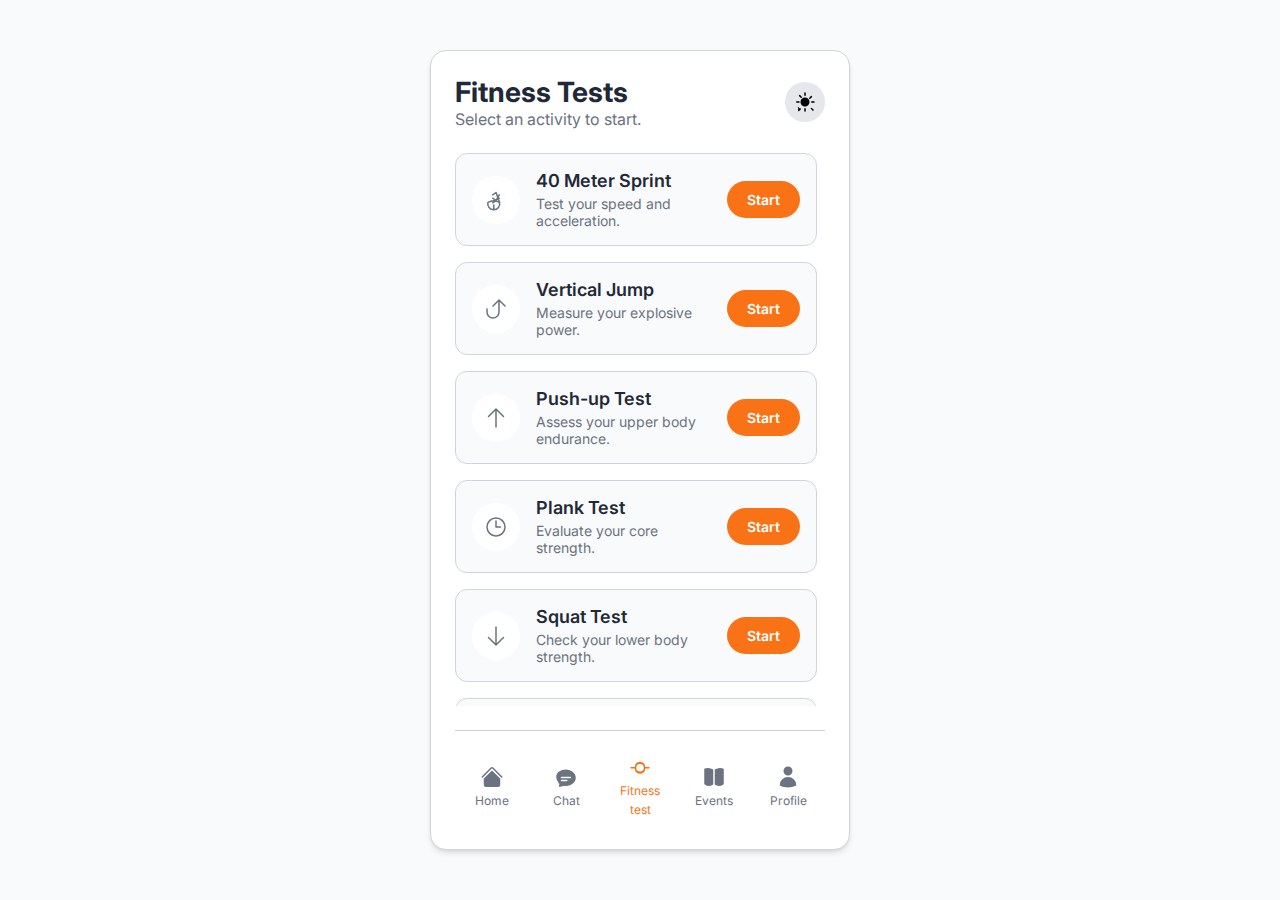
<file: ft.html>
<!DOCTYPE html>
<html lang="en" data-theme="light">
<head>
    <meta charset="UTF-8">
    <meta name="viewport" content="width=device-width, initial-scale=1.0">
    <title>Fitness Activities | Khel-Setu</title>
    <link rel="preconnect" href="https://fonts.googleapis.com">
    <link rel="preconnect" href="https://fonts.gstatic.com" crossorigin>
    <link href="https://fonts.googleapis.com/css2?family=Inter:wght@400;500;600;700&display=swap" rel="stylesheet">
    <style>
        :root {
            --bg-color: #f9fafb;
            --card-bg-color: #ffffff;
            --text-primary: #1f2937;
            --text-secondary: #6b7280;
            --border-color: #d1d5db;
            --primary-color: #f97316;
            --primary-btn-hover-bg: #ea580c;
            --shadow-color: rgba(0, 0, 0, 0.1);
            --toggle-bg: #e5e7eb;
            --toggle-icon: url("data:image/svg+xml,%3Csvg xmlns='http://www.w3.org/2000/svg' viewBox='0 0 24 24' fill='black'%3E%3Cpath d='M12 2.25a.75.75 0 01.75.75v2.25a.75.75 0 01-1.5 0V3a.75.75 0 01.75-.75zM7.5 12a4.5 4.5 0 119 0 4.5 4.5 0 01-9 0zM18.894 6.106a.75.75 0 010 1.06l-1.591 1.59a.75.75 0 11-1.06-1.06l1.59-1.591a.75.75 0 011.06 0zM21.75 12a.75.75 0 01-.75.75h-2.25a.75.75 0 010-1.5H21a.75.75 0 01.75.75zM17.894 17.894a.75.75 0 011.06 0l1.591 1.591a.75.75 0 11-1.06 1.06l-1.591-1.59a.75.75 0 010-1.06zM12 18a.75.75 0 01.75.75v2.25a.75.75 0 01-1.5 0v-2.25A.75.75 0 0112 18zM5.106 17.894a.75.75 0 010-1.06l1.591 1.591a.75.75 0 111.06 1.06l-1.59 1.591a.75.75 0 01-1.06 0zM3 12a.75.75 0 01.75-.75h2.25a.75.75 0 010 1.5H3.75A.75.75 0 013 12zM6.106 5.106a.75.75 0 011.06 0l1.591 1.591a.75.75 0 01-1.06 1.06L6.106 6.167a.75.75 0 010-1.06z'/%3E%3C/svg%3E");
        }
        [data-theme="dark"] {
            --bg-color: #111827;
            --card-bg-color: #1f2937;
            --text-primary: #f9fafb;
            --text-secondary: #9ca3af;
            --border-color: #4b5563;
            --primary-btn-hover-bg: #fb923c;
            --shadow-color: rgba(0, 0, 0, 0.4);
            --toggle-bg: #4b5563;
            --toggle-icon: url("data:image/svg+xml,%3Csvg xmlns='http://www.w3.org/2000/svg' viewBox='0 0 24 24' fill='white'%3E%3Cpath fill-rule='evenodd' d='M9.528 1.718a.75.75 0 01.162.819A8.97 8.97 0 009 6a9 9 0 009 9 8.97 8.97 0 003.463-.69.75.75 0 01.981.98 10.503 10.503 0 01-9.694 6.46c-5.799 0-10.5-4.701-10.5-10.5 0-3.362 1.578-6.427 4.062-8.472a.75.75 0 01.819.162z' clip-rule='evenodd'/%3E%3C/svg%3E");
        }
        *, *::before, *::after { box-sizing: border-box; margin: 0; padding: 0; }
        body { font-family: 'Inter', sans-serif; background-color: var(--bg-color); color: var(--text-primary); }
        .container { padding: 1rem; display: flex; justify-content: center; align-items: center; min-height: 100vh; }
        .main-content-card { 
            width: 100%; max-width: 420px; height: 90vh; max-height: 800px;
            background-color: var(--card-bg-color); border-radius: 1rem; 
            box-shadow: 0 4px 6px -1px var(--shadow-color), 0 2px 4px -2px var(--shadow-color); 
            padding: 1.5rem; border: 1px solid var(--border-color); 
            display: flex; flex-direction: column;
        }
        .page-header { display: flex; justify-content: space-between; align-items: center; margin-bottom: 1.5rem; flex-shrink: 0; }
        .header-title h1 { font-size: 1.75rem; font-weight: 700; }
        .header-title p { font-size: 1rem; color: var(--text-secondary); }
        .theme-toggle-button { background-color: var(--toggle-bg); border: none; width: 2.5rem; height: 2.5rem; border-radius: 9999px; cursor: pointer; display: flex; align-items: center; justify-content: center; }
        .theme-toggle-button::after { content: ''; display: block; width: 1.5rem; height: 1.5rem; background-image: var(--toggle-icon); background-size: cover; }
        
        .activities-content { flex-grow: 1; overflow-y: auto; min-height: 0; padding-right: 0.5rem;}
        .activities-content::-webkit-scrollbar { width: 4px; }
        .activities-content::-webkit-scrollbar-thumb { background-color: var(--border-color); border-radius: 4px; }

        .activity-list { display: flex; flex-direction: column; gap: 1rem; }
        
        .activity-item {
            display: flex;
            align-items: center;
            gap: 1rem;
            padding: 1rem;
            background-color: var(--bg-color);
            border: 1px solid var(--border-color);
            border-radius: 0.75rem;
        }
        .activity-icon {
            flex-shrink: 0;
            width: 48px;
            height: 48px;
            border-radius: 50%;
            display: flex;
            align-items: center;
            justify-content: center;
            background-color: var(--card-bg-color);
        }
        .activity-icon svg { width: 24px; height: 24px; color: var(--text-secondary); }
        .activity-details { flex-grow: 1; }
        .activity-details h3 { font-size: 1.125rem; font-weight: 600; color: var(--text-primary); margin-bottom: 0.25rem; }
        .activity-details p { font-size: 0.875rem; color: var(--text-secondary); }
        .start-btn {
            background-color: var(--primary-color);
            color: white;
            text-decoration: none;
            padding: 0.6rem 1.25rem;
            border-radius: 9999px;
            font-size: 0.875rem;
            font-weight: 600;
            transition: background-color 0.2s;
            flex-shrink: 0;
        }
        .start-btn:hover { background-color: var(--primary-btn-hover-bg); }

        .bottom-nav { width: 100%; margin-top: 1.5rem; padding-top: 1rem; border-top: 1px solid var(--border-color); display: flex; justify-content: space-around; align-items: center; flex-shrink: 0; }
        .nav-item { display: flex; flex-direction: column; align-items: center; justify-content: center; gap: 4px; color: var(--text-secondary); font-size: 0.75rem; padding: 8px; border-radius: 8px; width: 80px; transition: color 0.2s; text-decoration: none; }
        .nav-item.active, .nav-item:hover { color: var(--primary-color); }
        .nav-item svg { width: 24px; height: 24px; }
    </style>
</head>
<body>
    <div class="container">
        <div class="main-content-card">
            <header class="page-header">
                <div class="header-title">
                    <h1>Fitness Tests</h1>
                    <p>Select an activity to start.</p>
                </div>
                <button id="theme-toggle" class="theme-toggle-button" aria-label="Toggle theme"></button>
            </header>

            <div class="activities-content">
                <div class="activity-list">
                    <div class="activity-item">
                        <div class="activity-icon">
                            <svg xmlns="http://www.w3.org/2000/svg" fill="none" viewBox="0 0 24 24" stroke-width="1.5" stroke="currentColor"><path stroke-linecap="round" stroke-linejoin="round" d="M15.59 14.37a6 6 0 01-5.84 7.38v-4.82m5.84-2.56a12.022 12.022 0 00-11.68 0 6 6 0 005.84 7.38v-4.82m5.84-2.56L12 4.5l-3.29 2.31m6.58 0L12 12.5l-3.29-2.31m6.58 0l-3.29 2.31m-3.29-2.31l3.29 2.31m0 0l-3.29 2.31" /></svg>
                        </div>
                        <div class="activity-details">
                            <h3>40 Meter Sprint</h3>
                            <p>Test your speed and acceleration.</p>
                        </div>
                        <a href="./fitness.html" class="start-btn">Start</a>
                    </div>

                    <div class="activity-item">
                        <div class="activity-icon">
                           <svg xmlns="http://www.w3.org/2000/svg" fill="none" viewBox="0 0 24 24" stroke-width="1.5" stroke="currentColor"><path stroke-linecap="round" stroke-linejoin="round" d="M9 9l6-6m0 0l6 6m-6-6v12a6 6 0 01-12 0v-3" /></svg>
                        </div>
                        <div class="activity-details">
                            <h3>Vertical Jump</h3>
                            <p>Measure your explosive power.</p>
                        </div>
                        <a href="./fitness.html" class="start-btn">Start</a>
                    </div>
                    
                    <div class="activity-item">
                        <div class="activity-icon">
                            <svg xmlns="http://www.w3.org/2000/svg" fill="none" viewBox="0 0 24 24" stroke-width="1.5" stroke="currentColor"><path stroke-linecap="round" stroke-linejoin="round" d="M4.5 10.5L12 3m0 0l7.5 7.5M12 3v18" /></svg>
                        </div>
                        <div class="activity-details">
                            <h3>Push-up Test</h3>
                            <p>Assess your upper body endurance.</p>
                        </div>
                        <a href="./fitness.html" class="start-btn">Start</a>
                    </div>

                     <div class="activity-item">
                        <div class="activity-icon">
                           <svg xmlns="http://www.w3.org/2000/svg" fill="none" viewBox="0 0 24 24" stroke-width="1.5" stroke="currentColor"><path stroke-linecap="round" stroke-linejoin="round" d="M12 6v6h4.5m4.5 0a9 9 0 11-18 0 9 9 0 0118 0z" /></svg>
                        </div>
                        <div class="activity-details">
                            <h3>Plank Test</h3>
                            <p>Evaluate your core strength.</p>
                        </div>
                        <a href="./fitness.html" class="start-btn">Start</a>
                    </div>
                    
                     <div class="activity-item">
                        <div class="activity-icon">
                            <svg xmlns="http://www.w3.org/2000/svg" fill="none" viewBox="0 0 24 24" stroke-width="1.5" stroke="currentColor"><path stroke-linecap="round" stroke-linejoin="round" d="M19.5 13.5L12 21m0 0l-7.5-7.5M12 21V3" /></svg>
                        </div>
                        <div class="activity-details">
                            <h3>Squat Test</h3>
                            <p>Check your lower body strength.</p>
                        </div>
                        <a href="./fitness.html" class="start-btn">Start</a>
                    </div>
                     <div class="activity-item">
                        <div class="activity-icon">
                            <svg xmlns="http://www.w3.org/2000/svg" fill="none" viewBox="0 0 24 24" stroke-width="1.5" stroke="currentColor"><path stroke-linecap="round" stroke-linejoin="round" d="M15.042 21.672L13.684 16.6m0 0l-2.51 2.225.569-9.47 5.227 7.917-3.286-.672zm-7.518-.267A8.25 8.25 0 1120.25 10.5M8.288 14.212A5.25 5.25 0 1117.25 10.5" /></svg>
                        </div>
                        <div class="activity-details">
                            <h3>Sit-up Test</h3>
                            <p>Measure your abdominal strength.</p>
                        </div>
                        <a href="./fitness.html" class="start-btn">Start</a>
                    </div>
                     <div class="activity-item">
                        <div class="activity-icon">
                            <svg xmlns="http://www.w3.org/2000/svg" fill="none" viewBox="0 0 24 24" stroke-width="1.5" stroke="currentColor"><path stroke-linecap="round" stroke-linejoin="round" d="M7.5 21L3 16.5m0 0L7.5 12M3 16.5h18M16.5 3L21 7.5m0 0L16.5 12M21 7.5H3" /></svg>
                        </div>
                        <div class="activity-details">
                            <h3>Shuttle Run</h3>
                            <p>Assess your agility and speed.</p>
                        </div>
                        <a href="./fitness.html" class="start-btn">Start</a>
                    </div>
                     <div class="activity-item">
                        <div class="activity-icon">
                            <svg xmlns="http://www.w3.org/2000/svg" fill="none" viewBox="0 0 24 24" stroke-width="1.5" stroke="currentColor"><path stroke-linecap="round" stroke-linejoin="round" d="M8.25 15L12 18.75 15.75 15m-7.5-6L12 5.25 15.75 9" /></svg>
                        </div>
                        <div class="activity-details">
                            <h3>Sit and Reach</h3>
                            <p>Test your flexibility.</p>
                        </div>
                        <a href="./fitness.html" class="start-btn">Start</a>
                    </div>
                </div>
            </div>
            
            <nav class="bottom-nav">
               <a href="./home.html" class="nav-item">
                    <svg xmlns="http://www.w3.org/2000/svg" viewBox="0 0 24 24" fill="currentColor"><path d="M11.47 3.84a.75.75 0 011.06 0l8.69 8.69a.75.75 0 101.06-1.06l-8.689-8.69a2.25 2.25 0 00-3.182 0l-8.69 8.69a.75.75 0 001.061 1.06l8.69-8.69z" /><path d="M12 5.432l8.159 8.159c.026.026.05.054.07.084v6.101a2.25 2.25 0 01-2.25 2.25H6.021a2.25 2.25 0 01-2.25-2.25v-6.101c.02-.03.044-.058.07-.084L12 5.432z" /></svg>
                    <span>Home</span>
                </a>
                <a href="./chat ai.html" class="nav-item">
                    <svg xmlns="http://www.w3.org/2000/svg" viewBox="0 0 24 24" fill="currentColor"><path fill-rule="evenodd" d="M4.804 21.644A6.707 6.707 0 006 21.75a6.721 6.721 0 003.583-1.029c.774.182 1.584.279 2.417.279 5.352 0 9.75-3.694 9.75-8.25s-4.398-8.25-9.75-8.25S2.25 7.306 2.25 11.856c0 2.072.79 3.997 2.131 5.456a.75.75 0 00.43 1.252c.241-.013.476-.05.7-.103zM6.75 12.375a.75.75 0 01.75-.75h9a.75.75 0 010 1.5h-9a.75.75 0 01-.75-.75zm.75 2.25a.75.75 0 000 1.5h5.25a.75.75 0 000-1.5H7.5z" clip-rule="evenodd" /></svg>
                    <span>Chat</span>
                </a>
                <a href="./fitness.html" class="nav-item active">
                    <svg xmlns="http://www.w3.org/2000/svg" viewBox="0 0 24 24" fill="currentColor">
                        <path d="M12 6.75a5.25 5.25 0 00-5.25 5.25H3a.75.75 0 000 1.5h3.75A5.25 5.25 0 0012 18.75a5.25 5.25 0 005.25-5.25H21a.75.75 0 000-1.5h-3.75A5.25 5.25 0 0012 6.75zm-3.75 6a3.75 3.75 0 117.5 0 3.75 3.75 0 01-7.5 0z" />
                    </svg>
                    <span>Fitness</span>
                    <span>test</span>
                </a>
                <a href="./notification.html" class="nav-item">
                     <svg xmlns="http://www.w3.org/2000/svg" viewBox="0 0 24 24" fill="currentColor"><path d="M11.25 4.533A9.707 9.707 0 006 3a9.735 9.735 0 00-3.25.555.75.75 0 00-.5.707v14.5a.75.75 0 00.5.707A9.735 9.735 0 006 21a9.707 9.707 0 005.25-1.533" /><path d="M12.75 4.533A9.707 9.707 0 0118 3a9.735 9.735 0 013.25.555.75.75 0 01.5.707v14.5a.75.75 0 01-.5.707A9.735 9.735 0 0118 21a9.707 9.707 0 01-5.25-1.533" /></svg>
                    <span>Events</span>
                </a>

                <a href="./profile.html" class="nav-item">
                    <svg xmlns="http://www.w3.org/2000/svg" viewBox="0 0 24 24" fill="currentColor"><path fill-rule="evenodd" d="M7.5 6a4.5 4.5 0 119 0 4.5 4.5 0 01-9 0zM3.751 20.105a8.25 8.25 0 0116.498 0 .75.75 0 01-.437.695A18.683 18.683 0 0112 22.5c-2.786 0-5.433-.608-7.812-1.7a.75.75 0 01-.437-.695z" clip-rule="evenodd" /></svg>
                    <span>Profile</span>
                </a>
            </nav>
        </div>
    </div>

    <script>
        document.addEventListener('DOMContentLoaded', () => {
            const themeToggleButton = document.getElementById('theme-toggle');
            const htmlElement = document.documentElement;

            const setTheme = (theme) => {
                htmlElement.setAttribute('data-theme', theme);
                localStorage.setItem('theme', theme);
            };

            themeToggleButton.addEventListener('click', () => {
                const currentTheme = htmlElement.getAttribute('data-theme');
                setTheme(currentTheme === 'light' ? 'dark' : 'light');
            });

            const savedTheme = localStorage.getItem('theme');
            const prefersDark = window.matchMedia('(prefers-color-scheme: dark)').matches;
            setTheme(savedTheme || (prefersDark ? 'dark' : 'light'));
        });
    </script>
</body>
</html>
</file>
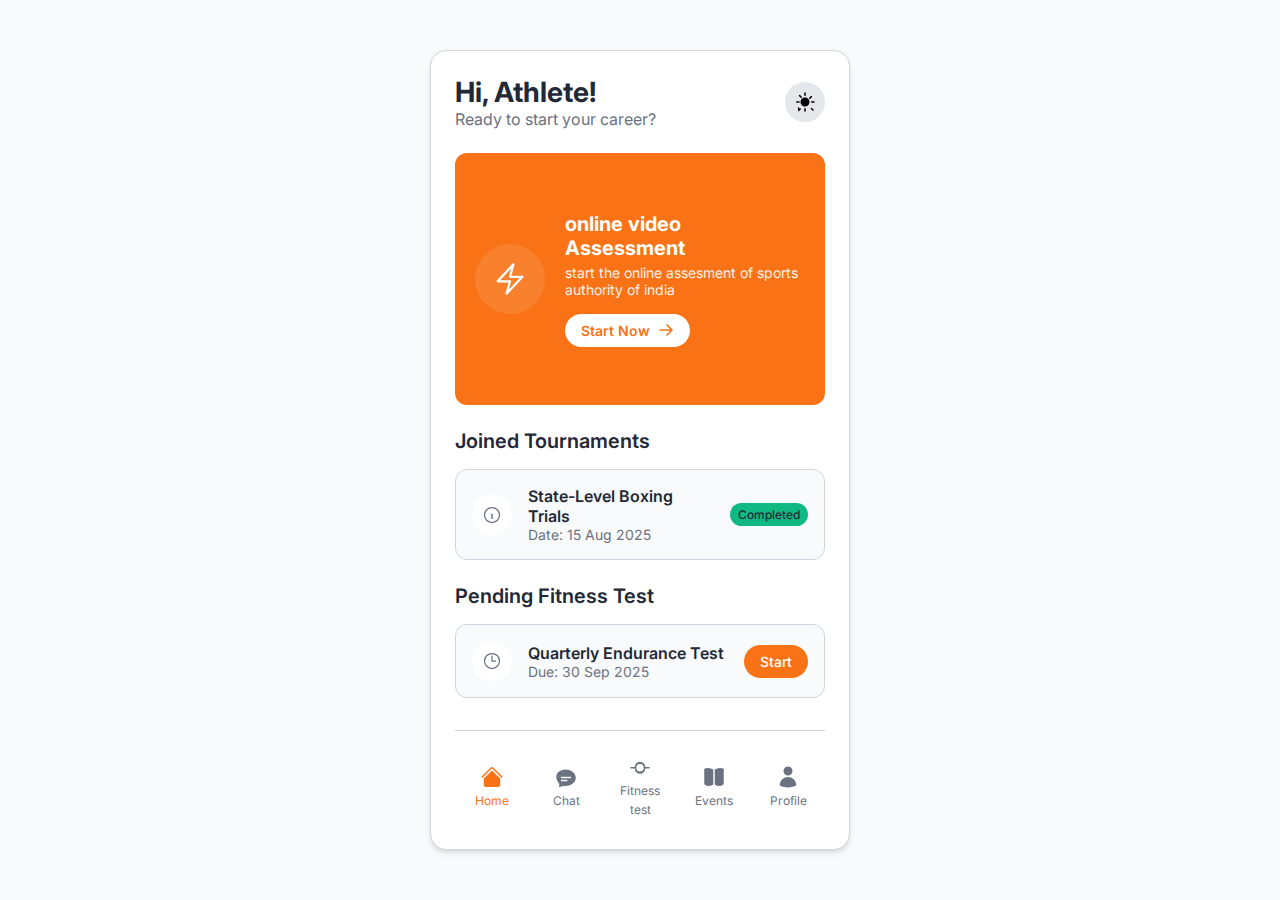
<file: home.html>
<!DOCTYPE html>
<html lang="en" data-theme="light">
<head>
    <meta charset="UTF-8">
    <meta name="viewport" content="width=device-width, initial-scale=1.0">
    <title>Khel-Setu Home | Sports Authority of India</title>
    <link rel="preconnect" href="https://fonts.googleapis.com">
    <link rel="preconnect" href="https://fonts.gstatic.com" crossorigin>
    <link href="https://fonts.googleapis.com/css2?family=Inter:wght@400;500;600;700&display=swap" rel="stylesheet">
    <style>
        :root {
            --bg-color: #f9fafb;
            --card-bg-color: #ffffff;
            --text-primary: #1f2937;
            --text-secondary: #6b7280;
            --border-color: #d1d5db;
            --primary-color: #f97316;
            --primary-btn-hover-bg: #ea580c;
            --success-color: #10b981;
            --warning-color: #f59e0b;
            --shadow-color: rgba(0, 0, 0, 0.1);
            --toggle-bg: #e5e7eb;
            --toggle-icon: url("data:image/svg+xml,%3Csvg xmlns='http://www.w3.org/2000/svg' viewBox='0 0 24 24' fill='black'%3E%3Cpath d='M12 2.25a.75.75 0 01.75.75v2.25a.75.75 0 01-1.5 0V3a.75.75 0 01.75-.75zM7.5 12a4.5 4.5 0 119 0 4.5 4.5 0 01-9 0zM18.894 6.106a.75.75 0 010 1.06l-1.591 1.59a.75.75 0 11-1.06-1.06l1.59-1.591a.75.75 0 011.06 0zM21.75 12a.75.75 0 01-.75.75h-2.25a.75.75 0 010-1.5H21a.75.75 0 01.75.75zM17.894 17.894a.75.75 0 011.06 0l1.591 1.591a.75.75 0 11-1.06 1.06l-1.591-1.59a.75.75 0 010-1.06zM12 18a.75.75 0 01.75.75v2.25a.75.75 0 01-1.5 0v-2.25A.75.75 0 0112 18zM5.106 17.894a.75.75 0 010-1.06l1.591 1.591a.75.75 0 111.06 1.06l-1.59 1.591a.75.75 0 01-1.06 0zM3 12a.75.75 0 01.75-.75h2.25a.75.75 0 010 1.5H3.75A.75.75 0 013 12zM6.106 5.106a.75.75 0 011.06 0l1.591 1.591a.75.75 0 01-1.06 1.06L6.106 6.167a.75.75 0 010-1.06z'/%3E%3C/svg%3E");
        }
        [data-theme="dark"] {
            --bg-color: #111827;
            --card-bg-color: #1f2937;
            --text-primary: #f9fafb;
            --text-secondary: #9ca3af;
            --border-color: #4b5563;
            --primary-btn-hover-bg: #fb923c;
            --success-color: #34d399;
            --warning-color: #fbbF24;
            --shadow-color: rgba(0, 0, 0, 0.4);
            --toggle-bg: #4b5563;
            --toggle-icon: url("data:image/svg+xml,%3Csvg xmlns='http://www.w3.org/2000/svg' viewBox='0 0 24 24' fill='white'%3E%3Cpath fill-rule='evenodd' d='M9.528 1.718a.75.75 0 01.162.819A8.97 8.97 0 009 6a9 9 0 009 9 8.97 8.97 0 003.463-.69.75.75 0 01.981.98 10.503 10.503 0 01-9.694 6.46c-5.799 0-10.5-4.701-10.5-10.5 0-3.362 1.578-6.427 4.062-8.472a.75.75 0 01.819.162z' clip-rule='evenodd'/%3E%3C/svg%3E");
        }
        *, *::before, *::after { box-sizing: border-box; margin: 0; padding: 0; }
        body { font-family: 'Inter', sans-serif; background-color: var(--bg-color); color: var(--text-primary); }
        .container { padding: 1rem; display: flex; justify-content: center; align-items: center; min-height: 100vh; }
        .main-content-card { 
            width: 100%; max-width: 420px; height: 90vh; max-height: 800px;
            background-color: var(--card-bg-color); border-radius: 1rem; 
            box-shadow: 0 4px 6px -1px var(--shadow-color), 0 2px 4px -2px var(--shadow-color); 
            padding: 1.5rem; border: 1px solid var(--border-color); 
            display: flex; flex-direction: column;
        }
        .page-header { display: flex; justify-content: space-between; align-items: center; margin-bottom: 1.5rem; flex-shrink: 0; }
        .header-title h1 { font-size: 1.75rem; font-weight: 700; }
        .header-title p { font-size: 1rem; color: var(--text-secondary); }
        .theme-toggle-button { background-color: var(--toggle-bg); border: none; width: 2.5rem; height: 2.5rem; border-radius: 9999px; cursor: pointer; display: flex; align-items: center; justify-content: center; }
        .theme-toggle-button::after { content: ''; display: block; width: 1.5rem; height: 1.5rem; background-image: var(--toggle-icon); background-size: cover; }
        
        .main-page-content { flex-grow: 1; overflow-y: auto; display: flex; flex-direction: column; gap: 1.5rem; }
        .main-page-content::-webkit-scrollbar { display: none; }
        .main-page-content { -ms-overflow-style: none; scrollbar-width: none; }

        .assessment-section {
            display: flex;
            align-items: center;
            background-color: var(--primary-color);
            border-radius: 0.75rem;
            padding: 1.25rem;
            color: white;
            overflow: hidden;
            position: relative;
        }
        .assessment-icon-bg {
            flex-shrink: 0;
            width: 70px;
            height: 70px;
            background-color: rgba(255, 255, 255, 0.1);
            border-radius: 50%;
            display: flex;
            align-items: center;
            justify-content: center;
            margin-right: 1.25rem;
        }
        .assessment-icon-bg svg {
            width: 36px;
            height: 36px;
            color: white;
        }
        .assessment-content h2 {
            font-size: 1.25rem;
            font-weight: 700;
            margin: 0 0 0.25rem 0;
        }
        .assessment-content p {
            font-size: 0.875rem;
            opacity: 0.9;
            margin: 0 0 1rem 0;
        }
        .assessment-btn {
            display: inline-flex;
            align-items: center;
            gap: 0.5rem;
            background-color: white;
            color: var(--primary-color);
            padding: 0.5rem 1rem;
            border-radius: 9999px;
            text-decoration: none;
            font-weight: 600;
            font-size: 0.875rem;
            transition: background-color 0.2s;
        }
        .assessment-btn:hover {
            background-color: #f1f5f9;
        }
        .assessment-btn svg {
            width: 1rem;
            height: 1rem;
        }

        .info-section h2 { font-size: 1.25rem; font-weight: 600; margin-bottom: 1rem; }
        .list-container { display: flex; flex-direction: column; gap: 0.75rem; }
        .list-item {
            display: flex;
            align-items: center;
            gap: 1rem;
            padding: 1rem;
            background-color: var(--bg-color);
            border: 1px solid var(--border-color);
            border-radius: 0.75rem;
        }
        .item-icon { flex-shrink: 0; width: 40px; height: 40px; border-radius: 50%; display: flex; align-items: center; justify-content: center; background-color: var(--card-bg-color); }
        .item-icon svg { width: 20px; height: 20px; color: var(--text-secondary); }
        .item-details { flex-grow: 1; }
        .item-details h3 { font-size: 1rem; font-weight: 600; color: var(--text-primary); }
        .item-details p { font-size: 0.875rem; color: var(--text-secondary); }
        .item-status { font-size: 0.75rem; font-weight: 500; padding: 0.25rem 0.5rem; border-radius: 9999px; }
        .status-upcoming { background-color: var(--warning-color); color: var(--text-primary); }
        .status-completed { background-color: var(--success-color); color: var(--text-primary); }
        .btn-small {
            background-color: var(--primary-color);
            color: white;
            text-decoration: none;
            padding: 0.5rem 1rem;
            border-radius: 9999px;
            font-size: 0.875rem;
            font-weight: 500;
            transition: background-color 0.2s;
        }
        .btn-small:hover { background-color: var(--primary-btn-hover-bg); }

        .bottom-nav { width: 100%; margin-top: 1.5rem; padding-top: 1rem; border-top: 1px solid var(--border-color); display: flex; justify-content: space-around; align-items: center; flex-shrink: 0; }
        .nav-item { display: flex; flex-direction: column; align-items: center; justify-content: center; gap: 4px; color: var(--text-secondary); font-size: 0.75rem; padding: 8px; border-radius: 8px; width: 80px; transition: color 0.2s; text-decoration: none; }
        .nav-item.active, .nav-item:hover { color: var(--primary-color); }
        .nav-item svg { width: 24px; height: 24px; }
    </style>
</head>
<body>
    <div class="container">
        <div class="main-content-card">
            <header class="page-header">
                <div class="header-title">
                    <h1>Hi, Athlete!</h1>
                    <p>Ready to start your career?</p>
                </div>
                <button id="theme-toggle" class="theme-toggle-button" aria-label="Toggle theme"></button>
            </header>

            <div class="main-page-content">
                <section class="assessment-section" style="height: 28vh;">
                    <div class="assessment-icon-bg">
                         <svg xmlns="http://www.w3.org/2000/svg" fill="none" viewBox="0 0 24 24" stroke-width="1.5" stroke="currentColor">
                            <path stroke-linecap="round" stroke-linejoin="round" d="M3.75 13.5l10.5-11.25L12 10.5h8.25L9.75 21.75 12 13.5H3.75z" />
                         </svg>
                    </div>
                    <div class="assessment-content">
                        <h2>online video Assessment</h2>
                        <p>start the online assesment of sports authority of india</p>
                        <a href="./assess-login.html" class="assessment-btn">
                            <span>Start Now</span>
                            <svg xmlns="http://www.w3.org/2000/svg" fill="none" viewBox="0 0 24 24" stroke-width="2.5" stroke="currentColor" style="width:1rem; height:1rem;"><path stroke-linecap="round" stroke-linejoin="round" d="M13.5 4.5L21 12m0 0l-7.5 7.5M21 12H3" /></svg>
                        </a>
                    </div>
                </section>
                
                <section class="info-section">
                    <h2>Joined Tournaments</h2>
                    <div class="list-container">
                        <div class="list-item">
                            <div class="item-icon">
                                <svg xmlns="http://www.w3.org/2000/svg" fill="none" viewBox="0 0 24 24" stroke-width="1.5" stroke="currentColor"><path stroke-linecap="round" stroke-linejoin="round" d="M11.25 11.25l.041-.02a.75.75 0 011.063.852l-.708 2.836a.75.75 0 001.063.853l.041-.021M21 12a9 9 0 11-18 0 9 9 0 0118 0z" /></svg>
                            </div>
                            <div class="item-details">
                                <h3>State-Level Boxing Trials</h3>
                                <p>Date: 15 Aug 2025</p>
                            </div>
                            <span class="item-status status-completed">Completed</span>
                        </div>
                    </div>
                </section>

                <section class="info-section">
                    <h2>Pending Fitness Test</h2>
                    <div class="list-container">
                        <div class="list-item">
                            <div class="item-icon">
                                <svg xmlns="http://www.w3.org/2000/svg" fill="none" viewBox="0 0 24 24" stroke-width="1.5" stroke="currentColor"><path stroke-linecap="round" stroke-linejoin="round" d="M12 6v6h4.5m4.5 0a9 9 0 11-18 0 9 9 0 0118 0z" /></svg>
                            </div>
                            <div class="item-details">
                                <h3>Quarterly Endurance Test</h3>
                                <p>Due: 30 Sep 2025</p>
                            </div>
                            <a href="./fitness.html" class="btn-small">Start</a>
                        </div>
                    </div>
                </section>
            </div>
            
            <nav class="bottom-nav">
                <a href="./index.html" class="nav-item active">
                    <svg xmlns="http://www.w3.org/2000/svg" viewBox="0 0 24 24" fill="currentColor"><path d="M11.47 3.84a.75.75 0 011.06 0l8.69 8.69a.75.75 0 101.06-1.06l-8.689-8.69a2.25 2.25 0 00-3.182 0l-8.69 8.69a.75.75 0 001.061 1.06l8.69-8.69z" /><path d="M12 5.432l8.159 8.159c.026.026.05.054.07.084v6.101a2.25 2.25 0 01-2.25 2.25H6.021a2.25 2.25 0 01-2.25-2.25v-6.101c.02-.03.044-.058.07-.084L12 5.432z" /></svg>
                    <span>Home</span>
                </a>
                <a href="./chat ai.html" class="nav-item">
                    <svg xmlns="http://www.w3.org/2000/svg" viewBox="0 0 24 24" fill="currentColor"><path fill-rule="evenodd" d="M4.804 21.644A6.707 6.707 0 006 21.75a6.721 6.721 0 003.583-1.029c.774.182 1.584.279 2.417.279 5.352 0 9.75-3.694 9.75-8.25s-4.398-8.25-9.75-8.25S2.25 7.306 2.25 11.856c0 2.072.79 3.997 2.131 5.456a.75.75 0 00.43 1.252c.241-.013.476-.05.7-.103zM6.75 12.375a.75.75 0 01.75-.75h9a.75.75 0 010 1.5h-9a.75.75 0 01-.75-.75zm.75 2.25a.75.75 0 000 1.5h5.25a.75.75 0 000-1.5H7.5z" clip-rule="evenodd" /></svg>
                    <span>Chat</span>
                </a>
                <a href="./ft.html" class="nav-item">
                    <svg xmlns="http://www.w3.org/2000/svg" viewBox="0 0 24 24" fill="currentColor">
                        <path d="M12 6.75a5.25 5.25 0 00-5.25 5.25H3a.75.75 0 000 1.5h3.75A5.25 5.25 0 0012 18.75a5.25 5.25 0 005.25-5.25H21a.75.75 0 000-1.5h-3.75A5.25 5.25 0 0012 6.75zm-3.75 6a3.75 3.75 0 117.5 0 3.75 3.75 0 01-7.5 0z" />
                    </svg>
                    <span>Fitness</span>
                    <span>test</span>
                </a>
                <a href="./notification.html" class="nav-item">
                     <svg xmlns="http://www.w3.org/2000/svg" viewBox="0 0 24 24" fill="currentColor"><path d="M11.25 4.533A9.707 9.707 0 006 3a9.735 9.735 0 00-3.25.555.75.75 0 00-.5.707v14.5a.75.75 0 00.5.707A9.735 9.735 0 006 21a9.707 9.707 0 005.25-1.533" /><path d="M12.75 4.533A9.707 9.707 0 0118 3a9.735 9.735 0 013.25.555.75.75 0 01.5.707v14.5a.75.75 0 01-.5.707A9.735 9.735 0 0118 21a9.707 9.707 0 01-5.25-1.533" /></svg>
                    <span>Events</span>
                </a>

                <a href="./profile.html" class="nav-item">
                    <svg xmlns="http://www.w3.org/2000/svg" viewBox="0 0 24 24" fill="currentColor"><path fill-rule="evenodd" d="M7.5 6a4.5 4.5 0 119 0 4.5 4.5 0 01-9 0zM3.751 20.105a8.25 8.25 0 0116.498 0 .75.75 0 01-.437.695A18.683 18.683 0 0112 22.5c-2.786 0-5.433-.608-7.812-1.7a.75.75 0 01-.437-.695z" clip-rule="evenodd" /></svg>
                    <span>Profile</span>
                </a>
            </nav>
        </div>
    </div>

    <script>
        document.addEventListener('DOMContentLoaded', () => {
            const themeToggleButton = document.getElementById('theme-toggle');
            const htmlElement = document.documentElement;

            const setTheme = (theme) => {
                htmlElement.setAttribute('data-theme', theme);
                localStorage.setItem('theme', theme);
            };

            themeToggleButton.addEventListener('click', () => {
                const currentTheme = htmlElement.getAttribute('data-theme');
                setTheme(currentTheme === 'light' ? 'dark' : 'light');
            });

            const savedTheme = localStorage.getItem('theme');
            const prefersDark = window.matchMedia('(prefers-color-scheme: dark)').matches;
            setTheme(savedTheme || (prefersDark ? 'dark' : 'light'));
        });
    </script>
</body>
</html>
</file>
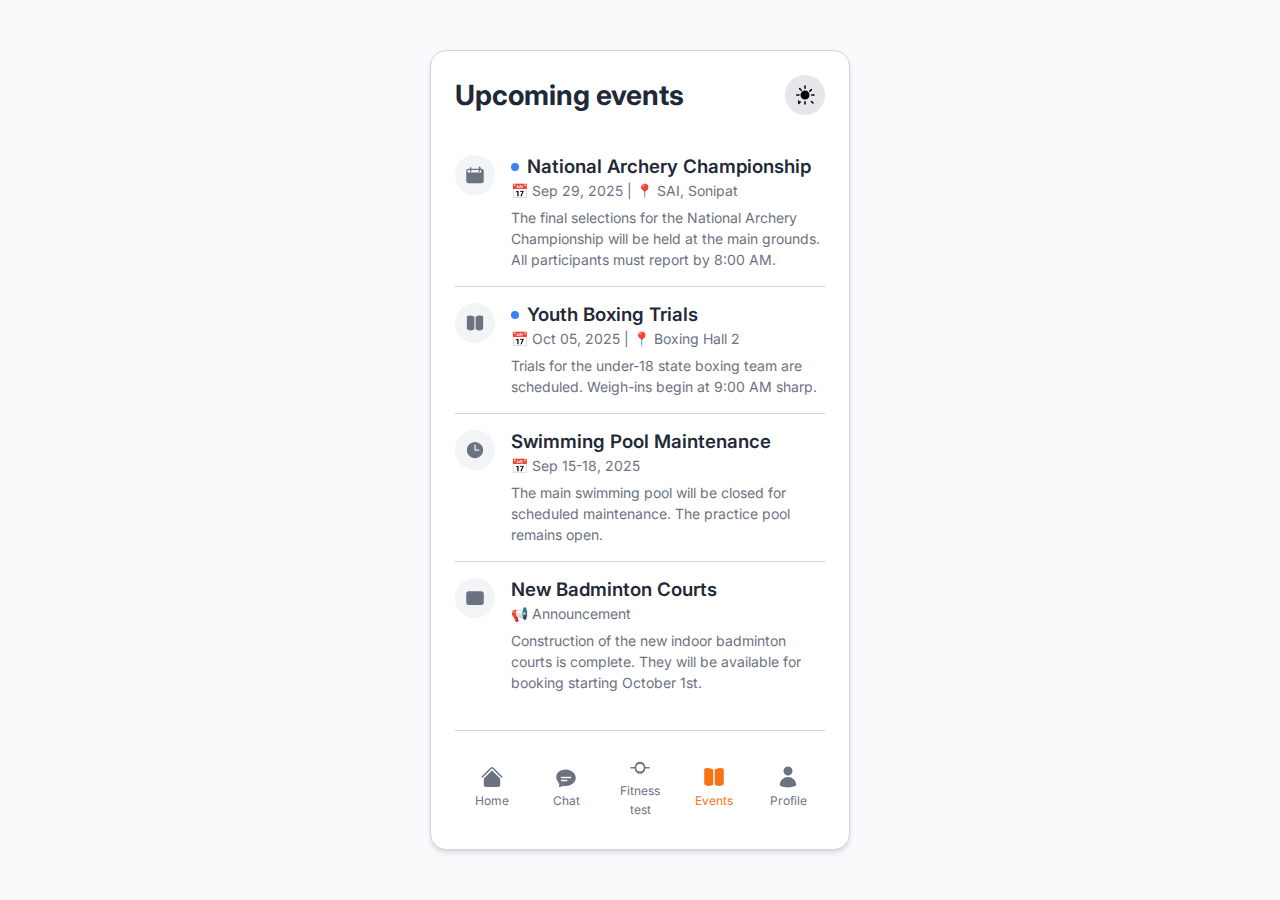
<file: notification.html>
<!DOCTYPE html>
<html lang="en" data-theme="light">
<head>
    <meta charset="UTF-8">
    <meta name="viewport" content="width=device-width, initial-scale=1.0">
    <title>Khel-Setu Notifications | Sports Authority of India</title>
    <!-- Google Fonts: Inter -->
    <link rel="preconnect" href="https://fonts.googleapis.com">
    <link rel="preconnect" href="https://fonts.gstatic.com" crossorigin>
    <link href="https://fonts.googleapis.com/css2?family=Inter:wght@400;500;600;700&display=swap" rel="stylesheet">
    <style>
        :root {
            --bg-color: #f9fafb;
            --card-bg-color: #ffffff;
            --text-primary: #1f2937;
            --text-secondary: #6b7280;
            --border-color: #d1d5db;
            --input-bg-color: #f3f4f6;
            --focus-ring-color: #3b82f6;
            --primary-color: #f97316;
            --primary-btn-hover-bg: #ea580c;
            --primary-btn-text: #ffffff;
            --shadow-color: rgba(0, 0, 0, 0.1);
            --toggle-bg: #e5e7eb;
            --unread-dot-color: #3b82f6;
            --toggle-icon: url("data:image/svg+xml,%3Csvg xmlns='http://www.w3.org/2000/svg' viewBox='0 0 24 24' fill='black'%3E%3Cpath d='M12 2.25a.75.75 0 01.75.75v2.25a.75.75 0 01-1.5 0V3a.75.75 0 01.75-.75zM7.5 12a4.5 4.5 0 119 0 4.5 4.5 0 01-9 0zM18.894 6.106a.75.75 0 010 1.06l-1.591 1.59a.75.75 0 11-1.06-1.06l1.59-1.591a.75.75 0 011.06 0zM21.75 12a.75.75 0 01-.75.75h-2.25a.75.75 0 010-1.5H21a.75.75 0 01.75.75zM17.894 17.894a.75.75 0 011.06 0l1.591 1.591a.75.75 0 11-1.06 1.06l-1.591-1.59a.75.75 0 010-1.06zM12 18a.75.75 0 01.75.75v2.25a.75.75 0 01-1.5 0v-2.25A.75.75 0 0112 18zM5.106 17.894a.75.75 0 010-1.06l1.591 1.591a.75.75 0 111.06 1.06l-1.59 1.591a.75.75 0 01-1.06 0zM3 12a.75.75 0 01.75-.75h2.25a.75.75 0 010 1.5H3.75A.75.75 0 013 12zM6.106 5.106a.75.75 0 011.06 0l1.591 1.591a.75.75 0 01-1.06 1.06L6.106 6.167a.75.75 0 010-1.06z'/%3E%3C/svg%3E");
        }
        [data-theme="dark"] {
            --bg-color: #111827;
            --card-bg-color: #1f2937;
            --text-primary: #f9fafb;
            --text-secondary: #9ca3af;
            --border-color: #4b5563;
            --input-bg-color: #374151;
            --primary-btn-hover-bg: #fb923c;
            --shadow-color: rgba(0, 0, 0, 0.4);
            --toggle-bg: #4b5563;
            --unread-dot-color: #60a5fa;
            --toggle-icon: url("data:image/svg+xml,%3Csvg xmlns='http://www.w3.org/2000/svg' viewBox='0 0 24 24' fill='white'%3E%3Cpath fill-rule='evenodd' d='M9.528 1.718a.75.75 0 01.162.819A8.97 8.97 0 009 6a9 9 0 009 9 8.97 8.97 0 003.463-.69.75.75 0 01.981.98 10.503 10.503 0 01-9.694 6.46c-5.799 0-10.5-4.701-10.5-10.5 0-3.362 1.578-6.427 4.062-8.472a.75.75 0 01.819.162z' clip-rule='evenodd'/%3E%3C/svg%3E");
        }
        *, *::before, *::after { box-sizing: border-box; margin: 0; padding: 0; }
        body { font-family: 'Inter', sans-serif; background-color: var(--bg-color); color: var(--text-primary); transition: background-color 0.3s, color 0.3s; }
        a { color: var(--primary-color); text-decoration: none; }
        .container { padding: 1rem; display: flex; justify-content: center; align-items: center; min-height: 100vh; }
        .main-content-card { width: 100%; max-width: 420px; height: 90vh; max-height: 800px; background-color: var(--card-bg-color); border-radius: 1rem; box-shadow: 0 4px 6px -1px var(--shadow-color), 0 2px 4px -2px var(--shadow-color); padding: 1.5rem; border: 1px solid var(--border-color); display: flex; flex-direction: column; }
        .page-header { display: flex; justify-content: space-between; align-items: center; margin-bottom: 1.5rem; }
        .header-title h1 { font-size: 1.75rem; font-weight: 700; }
        .theme-toggle-button { background-color: var(--toggle-bg); border: none; width: 2.5rem; height: 2.5rem; border-radius: 9999px; cursor: pointer; display: flex; align-items: center; justify-content: center; }
        .theme-toggle-button::after { content: ''; display: block; width: 1.5rem; height: 1.5rem; background-image: var(--toggle-icon); background-size: cover; }
        .content-container { flex-grow: 1; display: flex; flex-direction: column; min-height: 0; }
        .scrollable-list { flex-grow: 1; overflow-y: auto; scrollbar-width: none; -ms-overflow-style: none; }
        .scrollable-list::-webkit-scrollbar { display: none; }
        .notification-item { display: flex; gap: 1rem; align-items: flex-start; padding: 1rem 0; border-bottom: 1px solid var(--border-color); }
        .notification-item:last-child { border-bottom: none; }
        .notification-icon { flex-shrink: 0; width: 40px; height: 40px; border-radius: 9999px; background-color: var(--input-bg-color); display: flex; align-items: center; justify-content: center; color: var(--text-secondary); }
        .notification-icon svg { width: 20px; height: 20px; }
        .notification-content { flex-grow: 1; }
        .notification-title { font-weight: 600; color: var(--text-primary); margin-bottom: 0.25rem; display: flex; align-items: center; gap: 0.5rem; }
        .unread-dot { width: 8px; height: 8px; background-color: var(--unread-dot-color); border-radius: 9999px; }
        .notification-meta { font-size: 0.875rem; color: var(--text-secondary); margin-bottom: 0.5rem; }
        .notification-description { font-size: 0.875rem; color: var(--text-secondary); line-height: 1.5; }
        .bottom-nav { width: 100%; margin-top: auto; padding-top: 1rem; border-top: 1px solid var(--border-color); display: flex; justify-content: space-around; align-items: center; }
        .nav-item { display: flex; flex-direction: column; align-items: center; justify-content: center; gap: 4px; color: var(--text-secondary); font-size: 0.75rem; padding: 8px; border-radius: 8px; width: 80px; transition: color 0.2s; }
        .nav-item.active, .nav-item:hover { color: var(--primary-color); }
        .nav-item svg { width: 24px; height: 24px; }
    </style>
</head>
<body>
    <div class="container">
        <div class="main-content-card">
            <header class="page-header">
                <div class="header-title">
                    <h1>Upcoming events</h1>
                </div>
                <button id="theme-toggle" class="theme-toggle-button" aria-label="Toggle theme"></button>
            </header>

            <main class="content-container">
                <div class="scrollable-list">
                    <div class="notification-item">
                        <div class="notification-icon">
                            <svg xmlns="http://www.w3.org/2000/svg" viewBox="0 0 24 24" fill="currentColor"><path fill-rule="evenodd" d="M6.75 2.25A.75.75 0 017.5 3v1.5h9V3A.75.75 0 0118 2.25a.75.75 0 01.75.75v1.5h.75a3 3 0 013 3v11.25a3 3 0 01-3 3H4.5a3 3 0 01-3-3V7.5a3 3 0 013-3H6V3a.75.75 0 01.75-.75zM4.5 9h15V7.5a1.5 1.5 0 00-1.5-1.5H18v1.5a.75.75 0 01-1.5 0V6H7.5v1.5a.75.75 0 01-1.5 0V6H4.5a1.5 1.5 0 00-1.5 1.5V9z" clip-rule="evenodd" /></svg>
                        </div>
                        <div class="notification-content">
                            <h3 class="notification-title"><div class="unread-dot"></div>National Archery Championship</h3>
                            <p class="notification-meta">📅 Sep 29, 2025 | 📍 SAI, Sonipat</p>
                            <p class="notification-description">The final selections for the National Archery Championship will be held at the main grounds. All participants must report by 8:00 AM.</p>
                        </div>
                    </div>
                    
                    <div class="notification-item">
                        <div class="notification-icon">
                            <svg xmlns="http://www.w3.org/2000/svg" viewBox="0 0 24 24" fill="currentColor"><path d="M11.25 4.533A9.707 9.707 0 006 3a9.735 9.735 0 00-3.25.555.75.75 0 00-.5.707v14.5a.75.75 0 00.5.707A9.735 9.735 0 006 21a9.707 9.707 0 005.25-1.533" /><path d="M12.75 4.533A9.707 9.707 0 0118 3a9.735 9.735 0 013.25.555.75.75 0 01.5.707v14.5a.75.75 0 01-.5.707A9.735 9.735 0 0118 21a9.707 9.707 0 01-5.25-1.533" /></svg>
                        </div>
                        <div class="notification-content">
                            <h3 class="notification-title"><div class="unread-dot"></div>Youth Boxing Trials</h3>
                            <p class="notification-meta">📅 Oct 05, 2025 | 📍 Boxing Hall 2</p>
                            <p class="notification-description">Trials for the under-18 state boxing team are scheduled. Weigh-ins begin at 9:00 AM sharp.</p>
                        </div>
                    </div>

                    <div class="notification-item">
                         <div class="notification-icon">
                            <svg xmlns="http://www.w3.org/2000/svg" viewBox="0 0 24 24" fill="currentColor"><path fill-rule="evenodd" d="M12 2.25c-5.385 0-9.75 4.365-9.75 9.75s4.365 9.75 9.75 9.75 9.75-4.365 9.75-9.75S17.385 2.25 12 2.25zM12.75 6a.75.75 0 00-1.5 0v6c0 .414.336.75.75.75h4.5a.75.75 0 000-1.5h-3.75V6z" clip-rule="evenodd" /></svg>
                        </div>
                        <div class="notification-content">
                            <h3 class="notification-title">Swimming Pool Maintenance</h3>
                            <p class="notification-meta">📅 Sep 15-18, 2025</p>
                            <p class="notification-description">The main swimming pool will be closed for scheduled maintenance. The practice pool remains open.</p>
                        </div>
                    </div>
                    
                    <div class="notification-item">
                        <div class="notification-icon">
                            <svg xmlns="http://www.w3.org/2000/svg" viewBox="0 0 24 24" fill="currentColor"><path d="M4.5 3.75a3 3 0 00-3 3v10.5a3 3 0 003 3h15a3 3 0 003-3V6.75a3 3 0 00-3-3h-15z" /></svg>
                        </div>
                        <div class="notification-content">
                            <h3 class="notification-title">New Badminton Courts</h3>
                            <p class="notification-meta">📢 Announcement</p>
                            <p class="notification-description">Construction of the new indoor badminton courts is complete. They will be available for booking starting October 1st.</p>
                        </div>
                    </div>
                </div>
            </main>

            <nav class="bottom-nav">
               <a href="./home.html" class="nav-item">
                    <svg xmlns="http://www.w3.org/2000/svg" viewBox="0 0 24 24" fill="currentColor"><path d="M11.47 3.84a.75.75 0 011.06 0l8.69 8.69a.75.75 0 101.06-1.06l-8.689-8.69a2.25 2.25 0 00-3.182 0l-8.69 8.69a.75.75 0 001.061 1.06l8.69-8.69z" /><path d="M12 5.432l8.159 8.159c.026.026.05.054.07.084v6.101a2.25 2.25 0 01-2.25 2.25H6.021a2.25 2.25 0 01-2.25-2.25v-6.101c.02-.03.044-.058.07-.084L12 5.432z" /></svg>
                    <span>Home</span>
                </a>
                <a href="./chat ai.html" class="nav-item">
                    <svg xmlns="http://www.w3.org/2000/svg" viewBox="0 0 24 24" fill="currentColor"><path fill-rule="evenodd" d="M4.804 21.644A6.707 6.707 0 006 21.75a6.721 6.721 0 003.583-1.029c.774.182 1.584.279 2.417.279 5.352 0 9.75-3.694 9.75-8.25s-4.398-8.25-9.75-8.25S2.25 7.306 2.25 11.856c0 2.072.79 3.997 2.131 5.456a.75.75 0 00.43 1.252c.241-.013.476-.05.7-.103zM6.75 12.375a.75.75 0 01.75-.75h9a.75.75 0 010 1.5h-9a.75.75 0 01-.75-.75zm.75 2.25a.75.75 0 000 1.5h5.25a.75.75 0 000-1.5H7.5z" clip-rule="evenodd" /></svg>
                    <span>Chat</span>
                </a>
                <a href="./ft.html" class="nav-item">
                    <svg xmlns="http://www.w3.org/2000/svg" viewBox="0 0 24 24" fill="currentColor">
                        <path d="M12 6.75a5.25 5.25 0 00-5.25 5.25H3a.75.75 0 000 1.5h3.75A5.25 5.25 0 0012 18.75a5.25 5.25 0 005.25-5.25H21a.75.75 0 000-1.5h-3.75A5.25 5.25 0 0012 6.75zm-3.75 6a3.75 3.75 0 117.5 0 3.75 3.75 0 01-7.5 0z" />
                    </svg>
                    <span>Fitness</span>
                    <span>test</span>
                </a>
                <a href="./notification.html" class="nav-item active">
                     <svg xmlns="http://www.w3.org/2000/svg" viewBox="0 0 24 24" fill="currentColor"><path d="M11.25 4.533A9.707 9.707 0 006 3a9.735 9.735 0 00-3.25.555.75.75 0 00-.5.707v14.5a.75.75 0 00.5.707A9.735 9.735 0 006 21a9.707 9.707 0 005.25-1.533" /><path d="M12.75 4.533A9.707 9.707 0 0118 3a9.735 9.735 0 013.25.555.75.75 0 01.5.707v14.5a.75.75 0 01-.5.707A9.735 9.735 0 0118 21a9.707 9.707 0 01-5.25-1.533" /></svg>
                    <span>Events</span>
                </a>

                <a href="./profile.html" class="nav-item">
                    <svg xmlns="http://www.w3.org/2000/svg" viewBox="0 0 24 24" fill="currentColor"><path fill-rule="evenodd" d="M7.5 6a4.5 4.5 0 119 0 4.5 4.5 0 01-9 0zM3.751 20.105a8.25 8.25 0 0116.498 0 .75.75 0 01-.437.695A18.683 18.683 0 0112 22.5c-2.786 0-5.433-.608-7.812-1.7a.75.75 0 01-.437-.695z" clip-rule="evenodd" /></svg>
                    <span>Profile</span>
                </a>
            </nav>
        </div>
    </div>

    <script>
        document.addEventListener('DOMContentLoaded', () => {
            const themeToggleButton = document.getElementById('theme-toggle');
            const htmlElement = document.documentElement;
            const setTheme = (theme) => {
                htmlElement.setAttribute('data-theme', theme);
                localStorage.setItem('theme', theme);
            };
            themeToggleButton.addEventListener('click', () => {
                const currentTheme = htmlElement.getAttribute('data-theme');
                setTheme(currentTheme === 'light' ? 'dark' : 'light');
            });
            const savedTheme = localStorage.getItem('theme');
            const prefersDark = window.matchMedia('(prefers-color-scheme: dark)').matches;
            setTheme(savedTheme || (prefersDark ? 'dark' : 'light'));
        });
    </script>
</body>
</html>
</file>
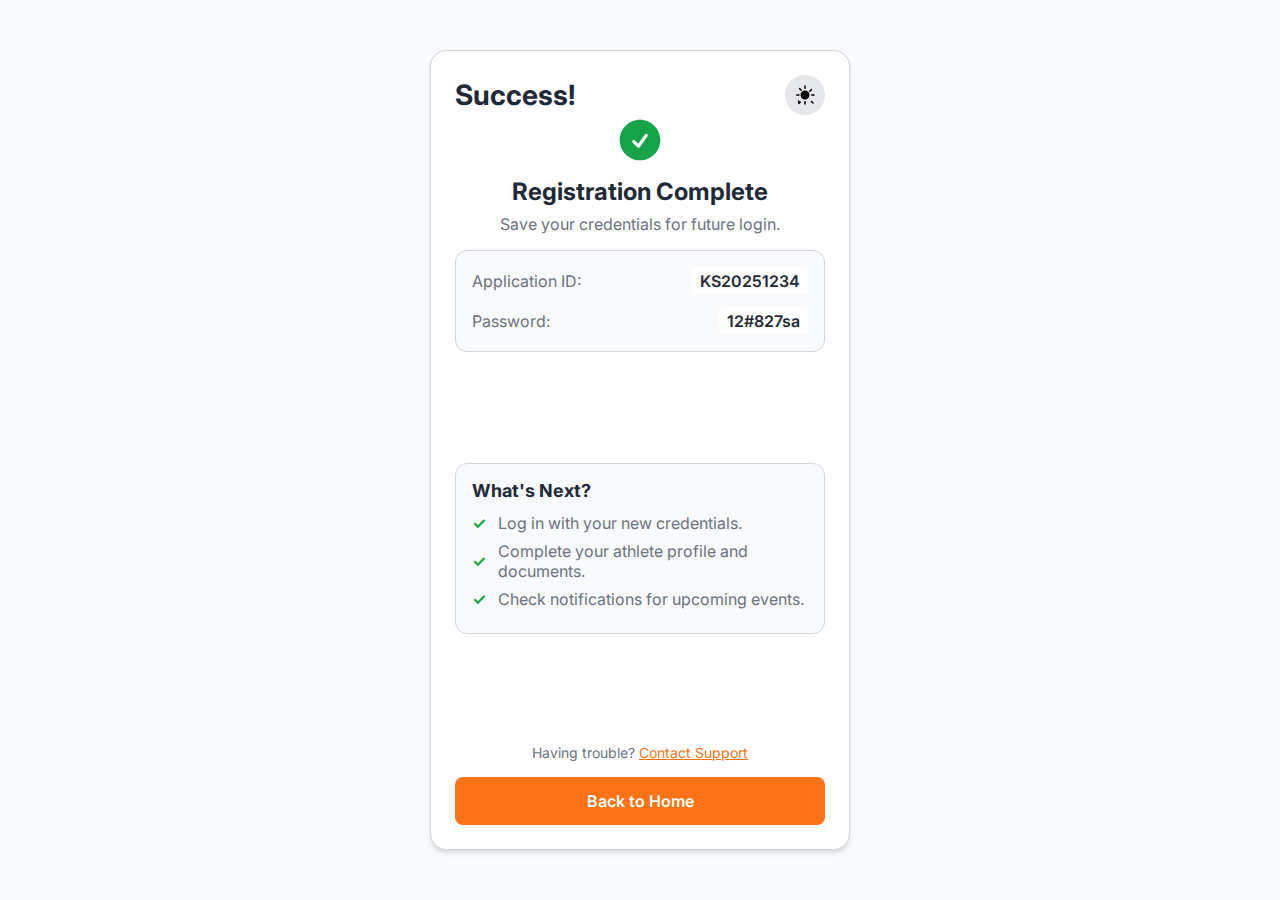
<file: regis-success.html>
<!DOCTYPE html>
<html lang="en" data-theme="light">
<head>
    <meta charset="UTF-8">
    <meta name="viewport" content="width=device-width, initial-scale=1.0">
    <title>Registration Successful | Khel-Setu</title>
    <link rel="preconnect" href="https://fonts.googleapis.com">
    <link rel="preconnect" href="https://fonts.gstatic.com" crossorigin>
    <link href="https://fonts.googleapis.com/css2?family=Inter:wght@400;500;600;700&display=swap" rel="stylesheet">
    <style>
        :root {
            --bg-color: #f9fafb;
            --card-bg-color: #ffffff;
            --text-primary: #1f2937;
            --text-secondary: #6b7280;
            --border-color: #d1d5db;
            --primary-color: #f97316;
            --primary-btn-hover-bg: #ea580c;
            --primary-btn-text: #ffffff;
            --success-color: #16a34a;
            --shadow-color: rgba(0, 0, 0, 0.1);
            --toggle-bg: #e5e7eb;
            --toggle-icon: url("data:image/svg+xml,%3Csvg xmlns='http://www.w3.org/2000/svg' viewBox='0 0 24 24' fill='black'%3E%3Cpath d='M12 2.25a.75.75 0 01.75.75v2.25a.75.75 0 01-1.5 0V3a.75.75 0 01.75-.75zM7.5 12a4.5 4.5 0 119 0 4.5 4.5 0 01-9 0zM18.894 6.106a.75.75 0 010 1.06l-1.591 1.59a.75.75 0 11-1.06-1.06l1.59-1.591a.75.75 0 011.06 0zM21.75 12a.75.75 0 01-.75.75h-2.25a.75.75 0 010-1.5H21a.75.75 0 01.75.75zM17.894 17.894a.75.75 0 011.06 0l1.591 1.591a.75.75 0 11-1.06 1.06l-1.591-1.59a.75.75 0 010-1.06zM12 18a.75.75 0 01.75.75v2.25a.75.75 0 01-1.5 0v-2.25A.75.75 0 0112 18zM5.106 17.894a.75.75 0 010-1.06l1.591 1.591a.75.75 0 111.06 1.06l-1.59 1.591a.75.75 0 01-1.06 0zM3 12a.75.75 0 01.75-.75h2.25a.75.75 0 010 1.5H3.75A.75.75 0 013 12zM6.106 5.106a.75.75 0 011.06 0l1.591 1.591a.75.75 0 01-1.06 1.06L6.106 6.167a.75.75 0 010-1.06z'/%3E%3C/svg%3E");
        }
        [data-theme="dark"] {
            --bg-color: #111827;
            --card-bg-color: #1f2937;
            --text-primary: #f9fafb;
            --text-secondary: #9ca3af;
            --border-color: #4b5563;
            --success-color: #4ade80;
            --primary-btn-hover-bg: #fb923c;
            --shadow-color: rgba(0, 0, 0, 0.4);
            --toggle-bg: #4b5563;
            --toggle-icon: url("data:image/svg+xml,%3Csvg xmlns='http://www.w3.org/2000/svg' viewBox='0 0 24 24' fill='white'%3E%3Cpath fill-rule='evenodd' d='M9.528 1.718a.75.75 0 01.162.819A8.97 8.97 0 009 6a9 9 0 009 9 8.97 8.97 0 003.463-.69.75.75 0 01.981.98 10.503 10.503 0 01-9.694 6.46c-5.799 0-10.5-4.701-10.5-10.5 0-3.362 1.578-6.427 4.062-8.472a.75.75 0 01.819.162z' clip-rule='evenodd'/%3E%3C/svg%3E");
        }
        *, *::before, *::after { box-sizing: border-box; margin: 0; padding: 0; }
        body { font-family: 'Inter', sans-serif; background-color: var(--bg-color); color: var(--text-primary); transition: background-color 0.3s, color 0.3s; }
        .container { padding: 1rem; display: flex; justify-content: center; align-items: center; min-height: 100vh; }
        .main-content-card { 
            width: 100%; 
            max-width: 420px; 
            height: 90vh;
            max-height: 800px;
            background-color: var(--card-bg-color); 
            border-radius: 1rem; 
            box-shadow: 0 4px 6px -1px var(--shadow-color), 0 2px 4px -2px var(--shadow-color); 
            padding: 1.5rem; 
            border: 1px solid var(--border-color); 
            display: flex; 
            flex-direction: column;
        }
        .page-header { display: flex; justify-content: space-between; align-items: center; }
        .header-title h1 { font-size: 1.75rem; font-weight: 700; }
        .theme-toggle-button { background-color: var(--toggle-bg); border: none; width: 2.5rem; height: 2.5rem; border-radius: 9999px; cursor: pointer; display: flex; align-items: center; justify-content: center; }
        .theme-toggle-button::after { content: ''; display: block; width: 1.5rem; height: 1.5rem; background-image: var(--toggle-icon); background-size: cover; }

        .success-view { 
            flex-grow: 1;
            display: flex;
            flex-direction: column;
            justify-content: space-between;
            text-align: center; 
        }
        .success-icon { width: 50px; height: 50px; color: var(--success-color); margin: 0 auto 0.5rem; }
        .success-view h2 { font-size: 1.5rem; color: var(--text-primary); margin-bottom: 0.5rem; }
        .success-view .subtitle { color: var(--text-secondary); margin-bottom: 1rem; max-width: 320px; margin-left: auto; margin-right: auto; }
        
        .credentials-box { background-color: var(--bg-color); border: 1px solid var(--border-color); padding: 1rem; border-radius: 0.75rem; margin-bottom: 1rem; }
        .credential-item { display: flex; justify-content: space-between; align-items: center; font-size: 1rem; }
        .credential-item:not(:last-child) { margin-bottom: 0.75rem; }
        .credential-item span:first-child { color: var(--text-secondary); }
        .credential-item span:last-child { font-weight: 600; color: var(--text-primary); background-color: var(--card-bg-color); padding: 0.25rem 0.5rem; border-radius: 0.25rem; user-select: all; }
        
        .next-steps-box { text-align: left; background-color: var(--bg-color); border: 1px solid var(--border-color); padding: 1rem; border-radius: 0.75rem; }
        .next-steps-box h3 { font-size: 1.125rem; margin-bottom: 0.75rem; color: var(--text-primary); }
        .next-steps-box ul { list-style: none; padding-left: 0; }
        .next-steps-box li { display: flex; align-items: center; color: var(--text-secondary); margin-bottom: 0.5rem; }
        .next-steps-box li::before { content: '✓'; color: var(--success-color); font-weight: bold; margin-right: 0.75rem; }
        
        .footer-actions { margin-top: 1rem; }
        .help-text { font-size: 0.875rem; color: var(--text-secondary); margin-bottom: 1rem; }
        .help-text a { color: var(--primary-color); text-decoration: underline; }
        .home-btn { width: 100%; border: none; background-color: var(--primary-color); color: var(--primary-btn-text); padding: 0.875rem; font-size: 1rem; font-weight: 600; border-radius: 0.5rem; cursor: pointer; transition: background-color 0.2s; text-decoration: none; display: inline-block; }
        .home-btn:hover { background-color: var(--primary-btn-hover-bg); }
    </style>
</head>
<body>
    <div class="container">
        <div class="main-content-card">
            <header class="page-header">
                <div class="header-title">
                    <h1>Success!</h1>
                </div>
                <button id="theme-toggle" class="theme-toggle-button" aria-label="Toggle theme"></button>
            </header>
            <div id="success-view" class="success-view">
                <div class="content-top">
                    <svg class="success-icon" xmlns="http://www.w3.org/2000/svg" viewBox="0 0 24 24" fill="currentColor"><path fill-rule="evenodd" d="M2.25 12c0-5.385 4.365-9.75 9.75-9.75s9.75 4.365 9.75 9.75-4.365 9.75-9.75 9.75S2.25 17.385 2.25 12zm13.36-1.814a.75.75 0 10-1.22-.872l-3.236 4.53L9.53 12.22a.75.75 0 00-1.06 1.06l2.25 2.25a.75.75 0 001.14-.094l3.75-5.25z" clip-rule="evenodd" /></svg>
                    <h2>Registration Complete</h2>
                    <p class="subtitle">Save your credentials for future login.</p>
                    <div class="credentials-box">
                        <div class="credential-item">
                            <span>Application ID:</span>
                            <span>KS20251234</span>
                        </div>
                         <div class="credential-item">
                            <span>Password:</span>
                            <span>12#827sa</span>
                        </div>
                    </div>
                </div>
                
                <div class="next-steps-box">
                    <h3>What's Next?</h3>
                    <ul>
                        <li>Log in with your new credentials.</li>
                        <li>Complete your athlete profile and documents.</li>
                        <li>Check notifications for upcoming events.</li>
                    </ul>
                </div>

                <div class="footer-actions">
                    <p class="help-text">Having trouble? <a href="mailto:support@khelsetu.gov.in">Contact Support</a></p>
                    <a href="./home.html" class="home-btn">Back to Home</a>
                </div>
            </div>
        </div>
    </div>
    <script>
        document.addEventListener('DOMContentLoaded', () => {
            const themeToggleButton = document.getElementById('theme-toggle');
            const htmlElement = document.documentElement;
            const setTheme = (theme) => {
                htmlElement.setAttribute('data-theme', theme);
                localStorage.setItem('theme', theme);
            };

            themeToggleButton.addEventListener('click', () => {
                const currentTheme = htmlElement.getAttribute('data-theme');
                setTheme(currentTheme === 'light' ? 'dark' : 'light');
            });
            
            const savedTheme = localStorage.getItem('theme');
            const prefersDark = window.matchMedia('(prefers-color-scheme: dark)').matches;
            setTheme(savedTheme || (prefersDark ? 'dark' : 'light'));
            
            const urlParams = new URLSearchParams(window.location.search);
            const appId = urlParams.get('appId');
            const password = urlParams.get('password');

            document.getElementById('app-id').textContent = appId || 'N/A';
            document.getElementById('password').textContent = password || 'N/A';
        });
    </script>
</body>
</html>
</file>
<file: login-1.css>
:root {
            --bg-color: #f9fafb;
            --card-bg-color: #ffffff;
            --text-primary: #1f2937;
            --text-secondary: #6b7280;
            --border-color: #d1d5db;
            --input-bg-color: #f9fafb;
            --focus-ring-color: #3b82f6;
            --primary-btn-bg: #f97316;
            --primary-btn-hover-bg: #ea580c;
            --primary-btn-text: #ffffff;
            --secondary-btn-bg: #ffffff;
            --secondary-btn-hover-bg: #f3f4f6;
            --secondary-btn-text: #374151;
            --link-color: #2563eb;
            --shadow-color: rgba(0, 0, 0, 0.1);
            --toggle-bg: #d1d5db;
            --toggle-icon: url("data:image/svg+xml,%3Csvg xmlns='http://www.w3.org/2000/svg' viewBox='0 0 24 24' fill='black'%3E%3Cpath d='M12 2.25a.75.75 0 01.75.75v2.25a.75.75 0 01-1.5 0V3a.75.75 0 01.75-.75zM7.5 12a4.5 4.5 0 119 0 4.5 4.5 0 01-9 0zM18.894 6.106a.75.75 0 010 1.06l-1.591 1.59a.75.75 0 11-1.06-1.06l1.59-1.591a.75.75 0 011.06 0zM21.75 12a.75.75 0 01-.75.75h-2.25a.75.75 0 010-1.5H21a.75.75 0 01.75.75zM17.894 17.894a.75.75 0 011.06 0l1.591 1.591a.75.75 0 11-1.06 1.06l-1.591-1.59a.75.75 0 010-1.06zM12 18a.75.75 0 01.75.75v2.25a.75.75 0 01-1.5 0v-2.25A.75.75 0 0112 18zM5.106 17.894a.75.75 0 010-1.06l1.591-1.591a.75.75 0 111.06 1.06l-1.59 1.591a.75.75 0 01-1.06 0zM3 12a.75.75 0 01.75-.75h2.25a.75.75 0 010 1.5H3.75A.75.75 0 013 12zM6.106 5.106a.75.75 0 011.06 0l1.591 1.591a.75.75 0 01-1.06 1.06L6.106 6.167a.75.75 0 010-1.06z'/%3E%3C/svg%3E");
        }

        [data-theme="dark"] {
            --bg-color: #111827;
            --card-bg-color: #1f2937;
            --text-primary: #f9fafb;
            --text-secondary: #9ca3af;
            --border-color: #4b5563;
            --input-bg-color: #374151;
            --primary-btn-hover-bg: #fb923c;
            --secondary-btn-bg: #374151;
            --secondary-btn-hover-bg: #4b5563;
            --secondary-btn-text: #f9fafb;
            --shadow-color: rgba(0, 0, 0, 0.4);
            --toggle-bg: #4b5563;
            --toggle-icon: url("data:image/svg+xml,%3Csvg xmlns='http://www.w3.org/2000/svg' viewBox='0 0 24 24' fill='white'%3E%3Cpath fill-rule='evenodd' d='M9.528 1.718a.75.75 0 01.162.819A8.97 8.97 0 009 6a9 9 0 009 9 8.97 8.97 0 003.463-.69.75.75 0 01.981.98 10.503 10.503 0 01-9.694 6.46c-5.799 0-10.5-4.701-10.5-10.5 0-3.362 1.578-6.427 4.062-8.472a.75.75 0 01.819.162z' clip-rule='evenodd'/%3E%3C/svg%3E");
        }
        
        *, *::before, *::after { box-sizing: border-box; margin: 0; padding: 0; }
        body { font-family: 'Inter', sans-serif; background-color: var(--bg-color); color: var(--text-primary); transition: background-color 0.3s, color 0.3s; }
        a { color: var(--link-color); text-decoration: none; cursor: pointer; }
        a:hover { text-decoration: underline; }

        .container { min-height: 100vh; display: flex; flex-direction: column; align-items: center; justify-content: center; padding: 1rem; }
        .auth-card { width: 100%; max-width: 400px; background-color: var(--card-bg-color); border-radius: 0.75rem; box-shadow: 0 10px 15px -3px var(--shadow-color), 0 4px 6px -2px var(--shadow-color); padding: 2rem; position: relative; overflow: hidden;}
        
        .hidden { display: none !important; }

        .theme-toggle-button { position: absolute; top: 1rem; right: 1rem; background-color: var(--toggle-bg); border: none; width: 2.5rem; height: 2.5rem; border-radius: 9999px; cursor: pointer; display: flex; align-items: center; justify-content: center; z-index: 10; }
        .theme-toggle-button::after { content: ''; display: block; width: 1.5rem; height: 1.5rem; background-image: var(--toggle-icon); background-size: cover; }

        .card-header { display: flex; flex-direction: column; align-items: center; margin-bottom: 2rem; }
        .logo { width: 5rem; height: 5rem; margin-bottom: 1rem; border-radius: 9999px; }
        .app-title { font-size: 1.875rem; font-weight: 700; color: var(--text-primary); }
        .app-subtitle { font-size: 0.875rem; color: var(--text-secondary); margin-top: 0.25rem; }
        
        .welcome-message { text-align: center; margin-bottom: 2rem; }
        .welcome-title { font-size: 1.5rem; font-weight: 600; color: var(--text-primary); }
        .welcome-subtitle { color: var(--text-secondary); }

        .form-group { margin-bottom: 1.25rem; }
        .form-label { display: block; font-size: 0.875rem; font-weight: 500; color: var(--text-primary); margin-bottom: 0.25rem; }
        .label-group { display: flex; align-items: center; justify-content: space-between; margin-bottom: 0.25rem; }
        .form-input { width: 100%; padding: 0.75rem 1rem; background-color: var(--input-bg-color); border: 1px solid var(--border-color); color: var(--text-primary); border-radius: 0.5rem; transition: border-color 0.2s, box-shadow 0.2s; font-size: 1rem; }
        .form-input::placeholder { color: var(--text-secondary); }
        .form-input:focus { outline: none; border-color: var(--focus-ring-color); box-shadow: 0 0 0 2px var(--focus-ring-color); }
        
        .btn { width: 100%; font-weight: 700; padding: 0.75rem 1rem; border-radius: 0.5rem; border: none; cursor: pointer; transition: background-color 0.3s, transform 0.2s; font-size: 1rem; display: flex; align-items: center; justify-content: center; gap: 0.5rem; }
        .btn:hover { transform: scale(1.02); }
        .btn-primary { background-color: var(--primary-btn-bg); color: var(--primary-btn-text); box-shadow: 0 4px 6px -1px rgba(0,0,0,0.1), 0 2px 4px -1px rgba(0,0,0,0.06); }
        .btn-primary:hover { background-color: var(--primary-btn-hover-bg); }
        .btn-secondary { background-color: var(--secondary-btn-bg); color: var(--secondary-btn-text); border: 1px solid var(--border-color); }
        .btn-secondary:hover { background-color: var(--secondary-btn-hover-bg); }
        .btn-icon { width: 1.25rem; height: 1.25rem; }

        .divider { display: flex; align-items: center; text-align: center; color: var(--text-secondary); font-size: 0.875rem; margin: 1.5rem 0; }
        .divider::before, .divider::after { content: ''; flex: 1; border-bottom: 1px solid var(--border-color); }
        .divider:not(:empty)::before { margin-right: .5em; }
        .divider:not(:empty)::after { margin-left: .5em; }
        
        .social-logins { display: flex; flex-direction: column; gap: 0.75rem; }
        .footer-link { margin-top: 2rem; text-align: center; font-size: 0.875rem; color: var(--text-secondary); }
        .page-footer { text-align: center; margin-top: 2rem; }
        .page-footer p { font-size: 0.75rem; color: var(--text-secondary); }

        .otp-inputs { display: flex; justify-content: space-between; gap: 10px; }
        .otp-input { width: 45px; height: 50px; text-align: center; font-size: 1.5rem; border-radius: 0.5rem; border: 1px solid var(--border-color); background-color: var(--input-bg-color); color: var(--text-primary); }
        .otp-input:focus { outline: none; border-color: var(--focus-ring-color); box-shadow: 0 0 0 2px var(--focus-ring-color); }
</file>
